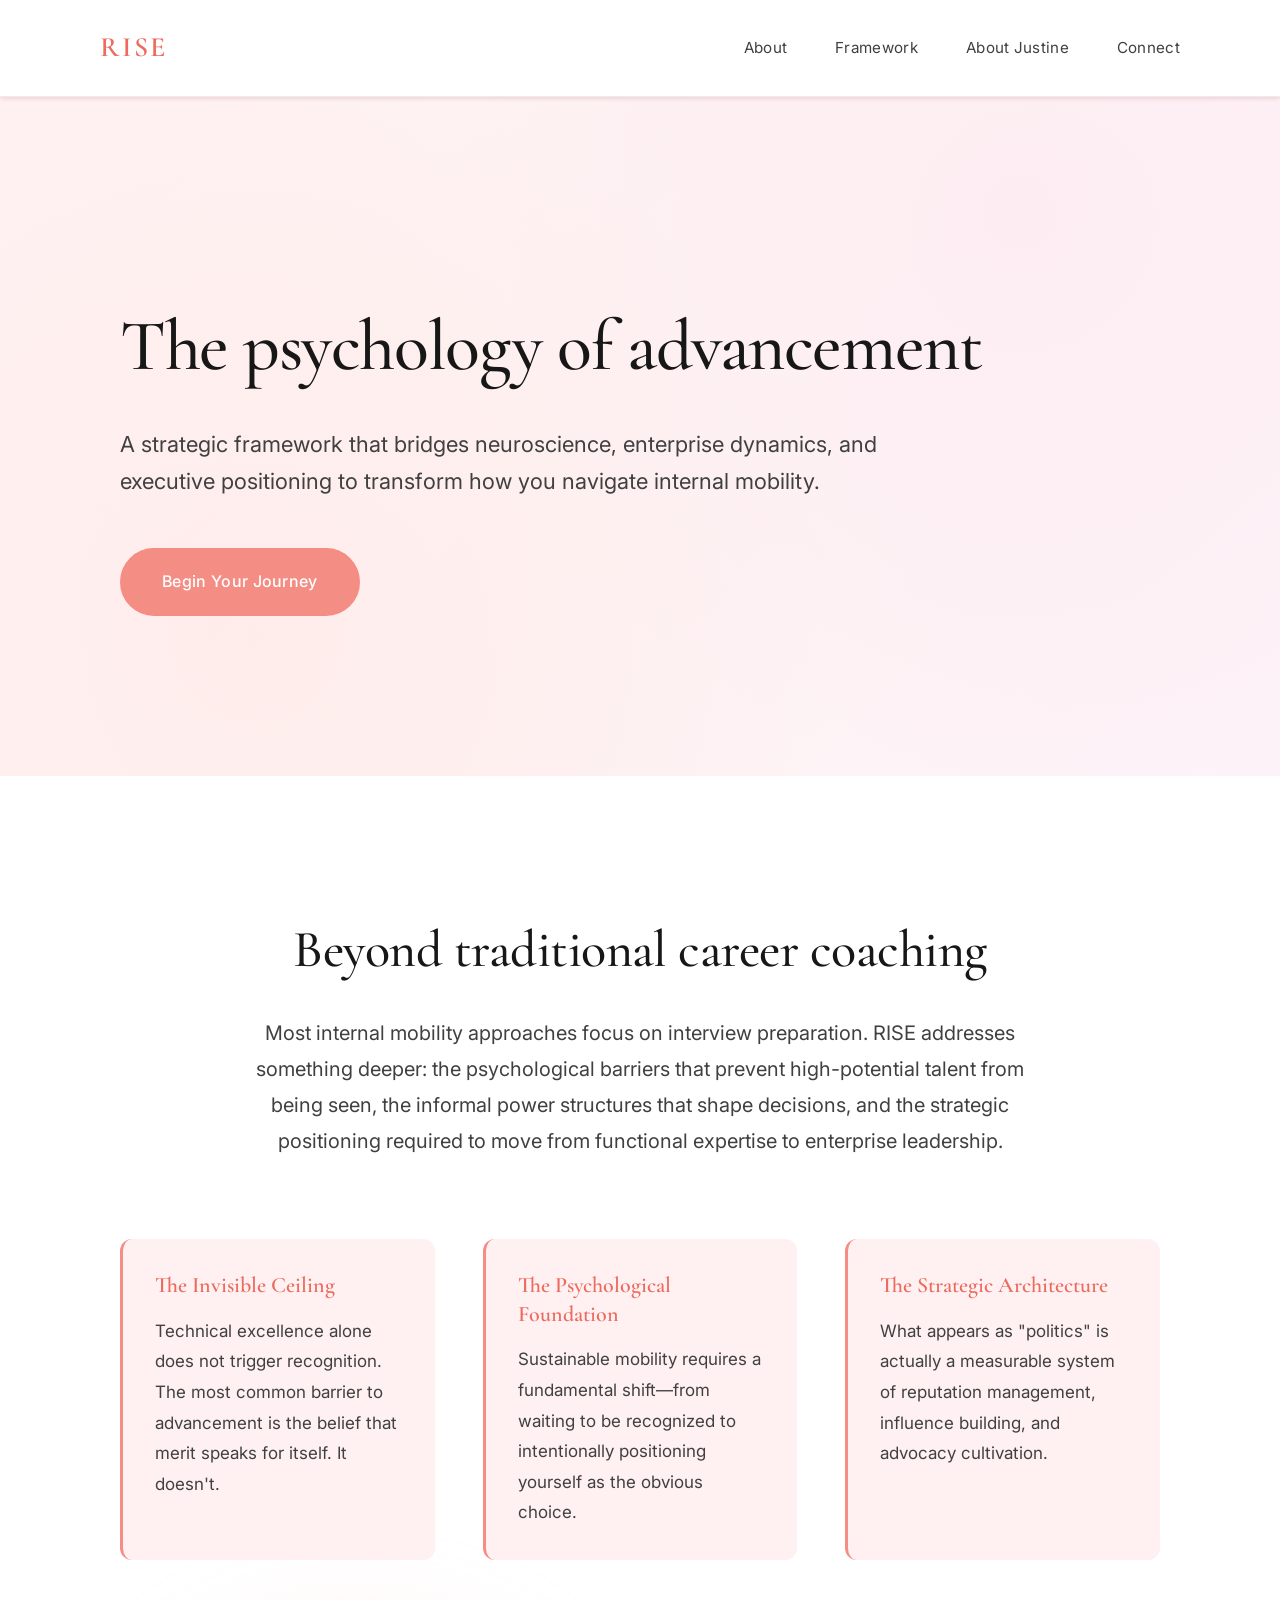
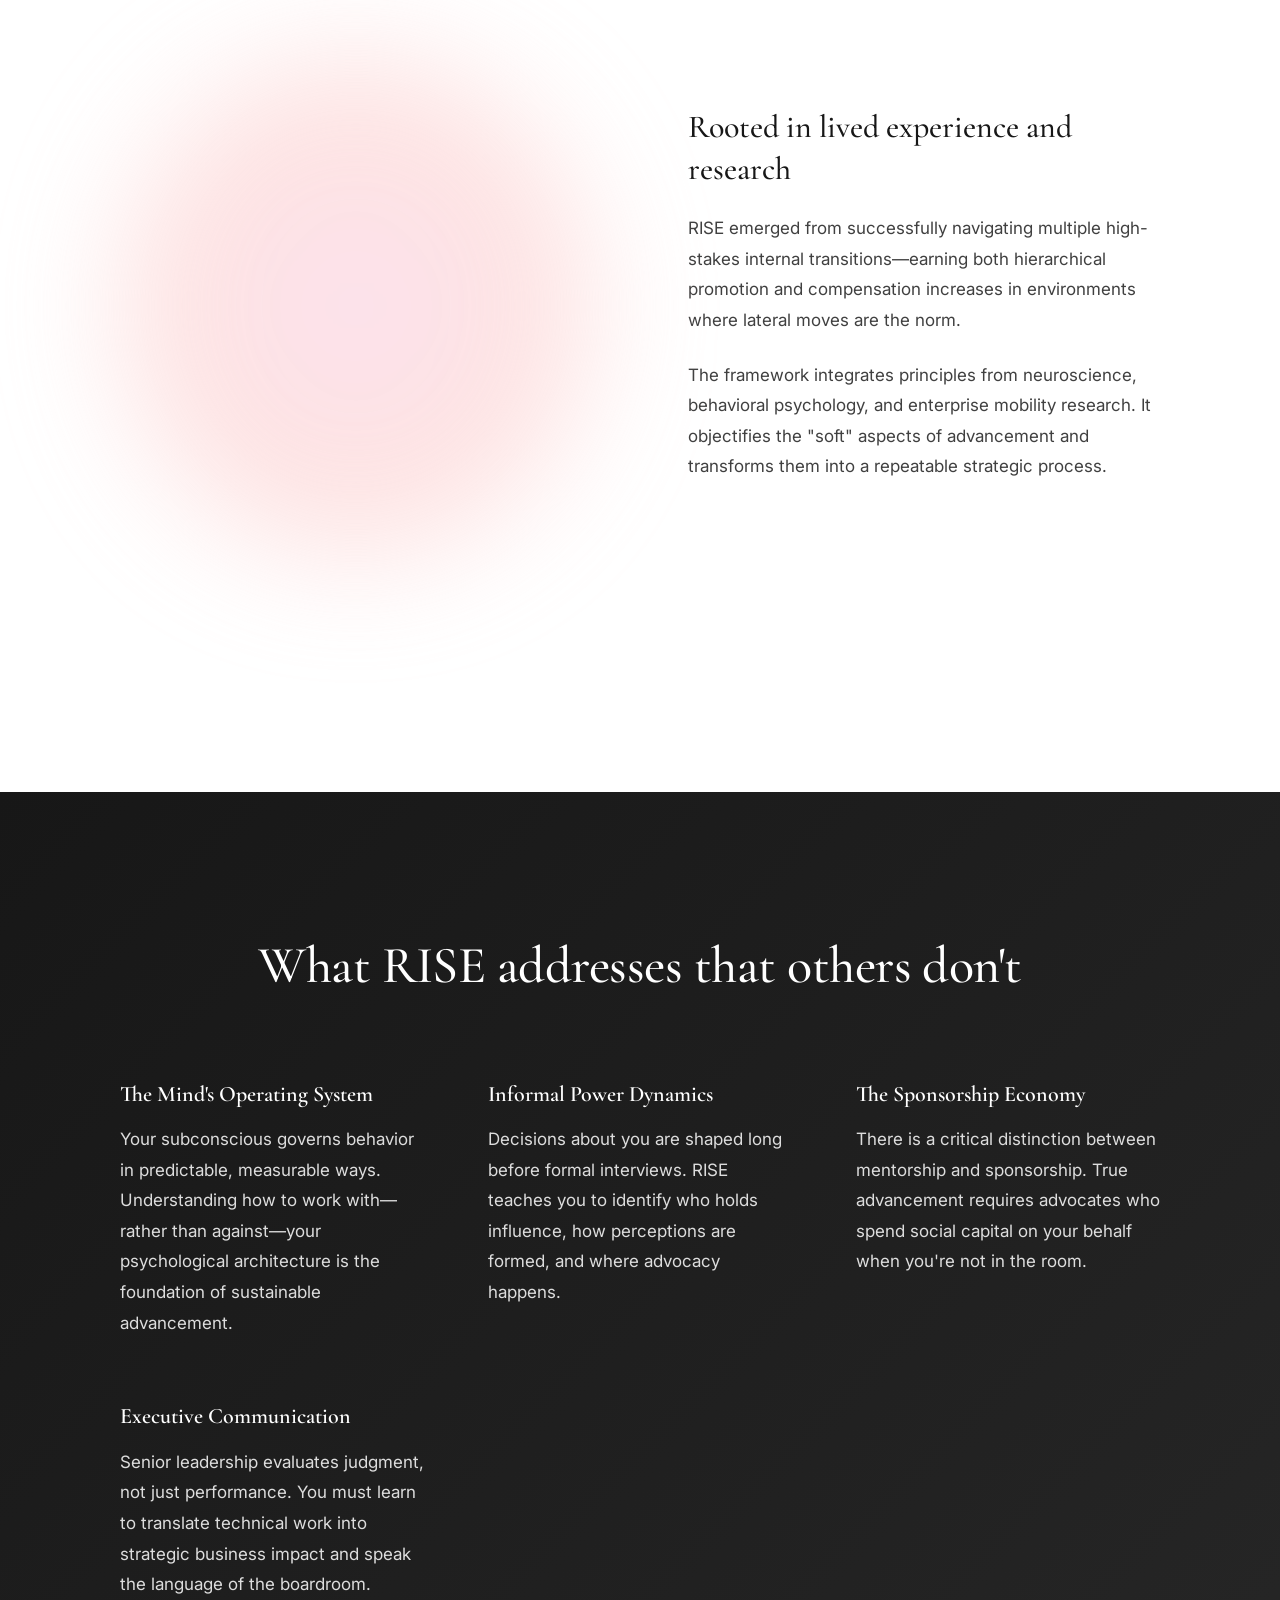
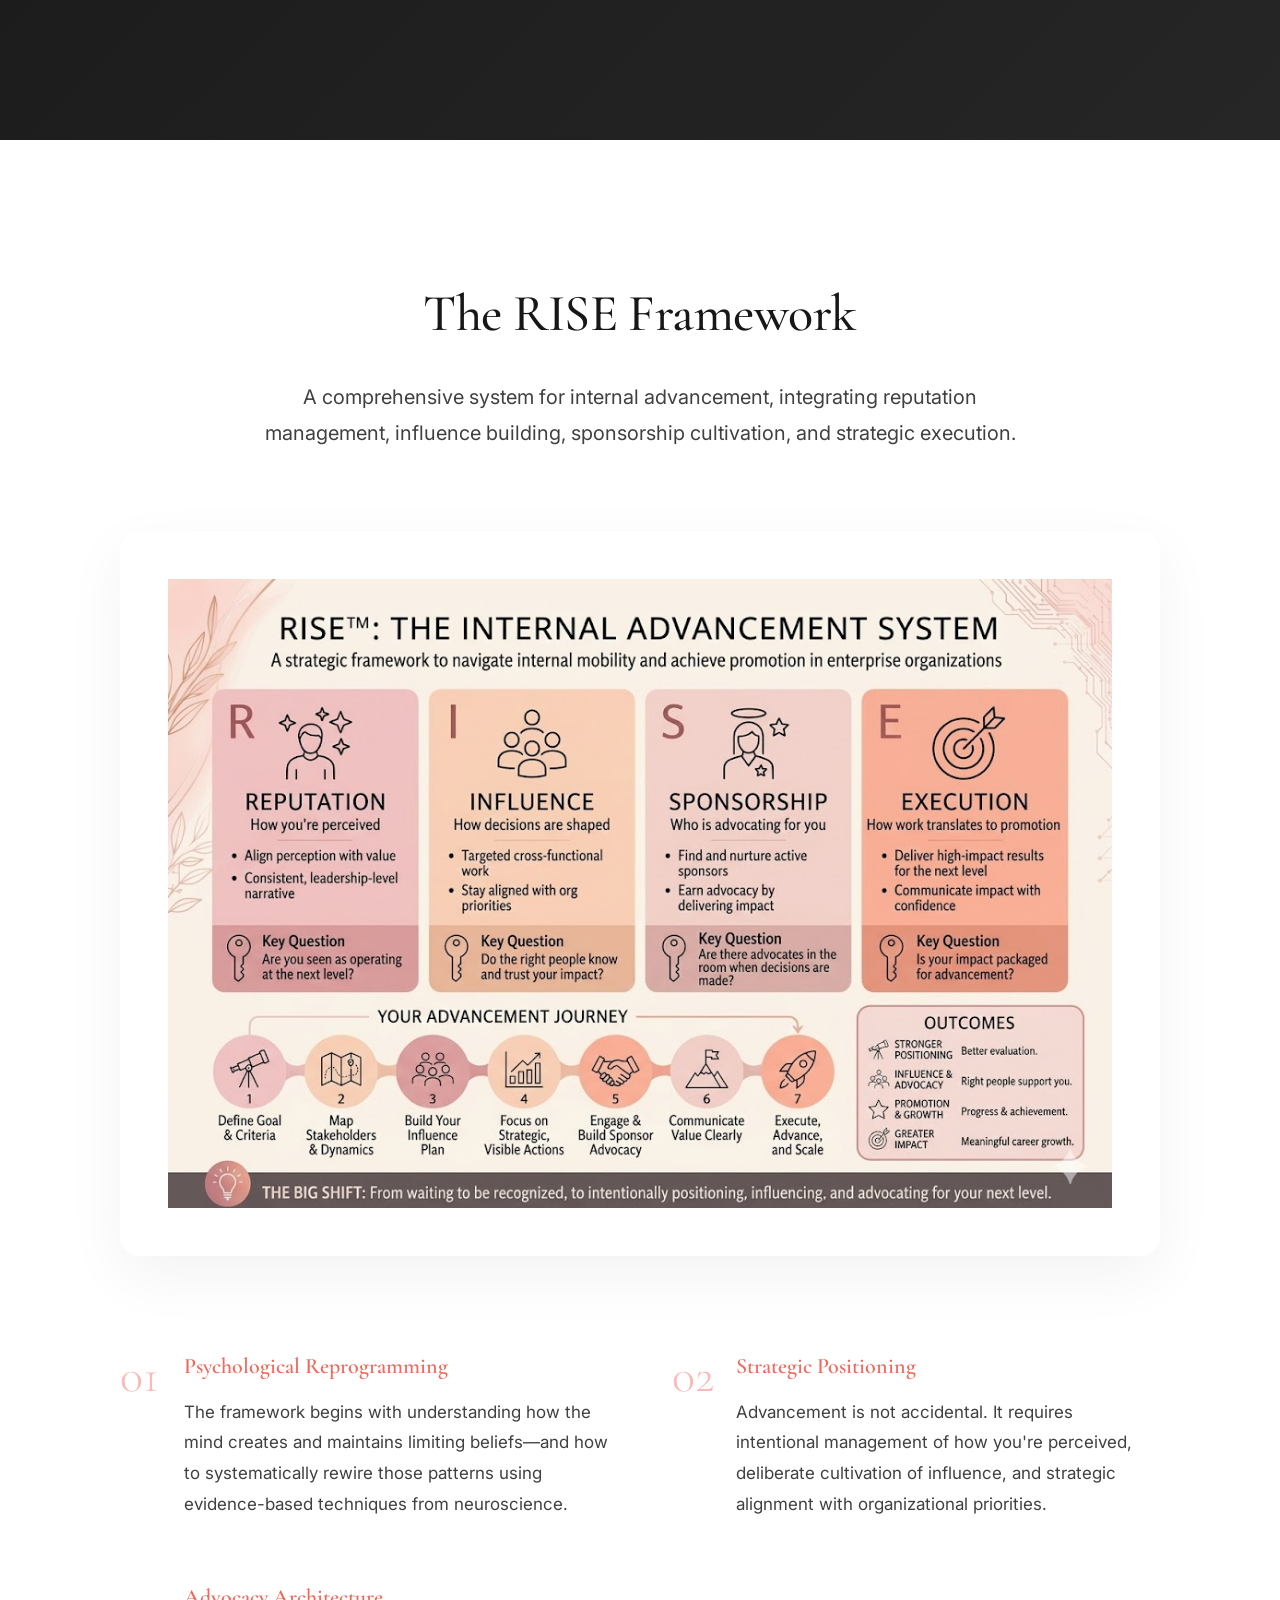
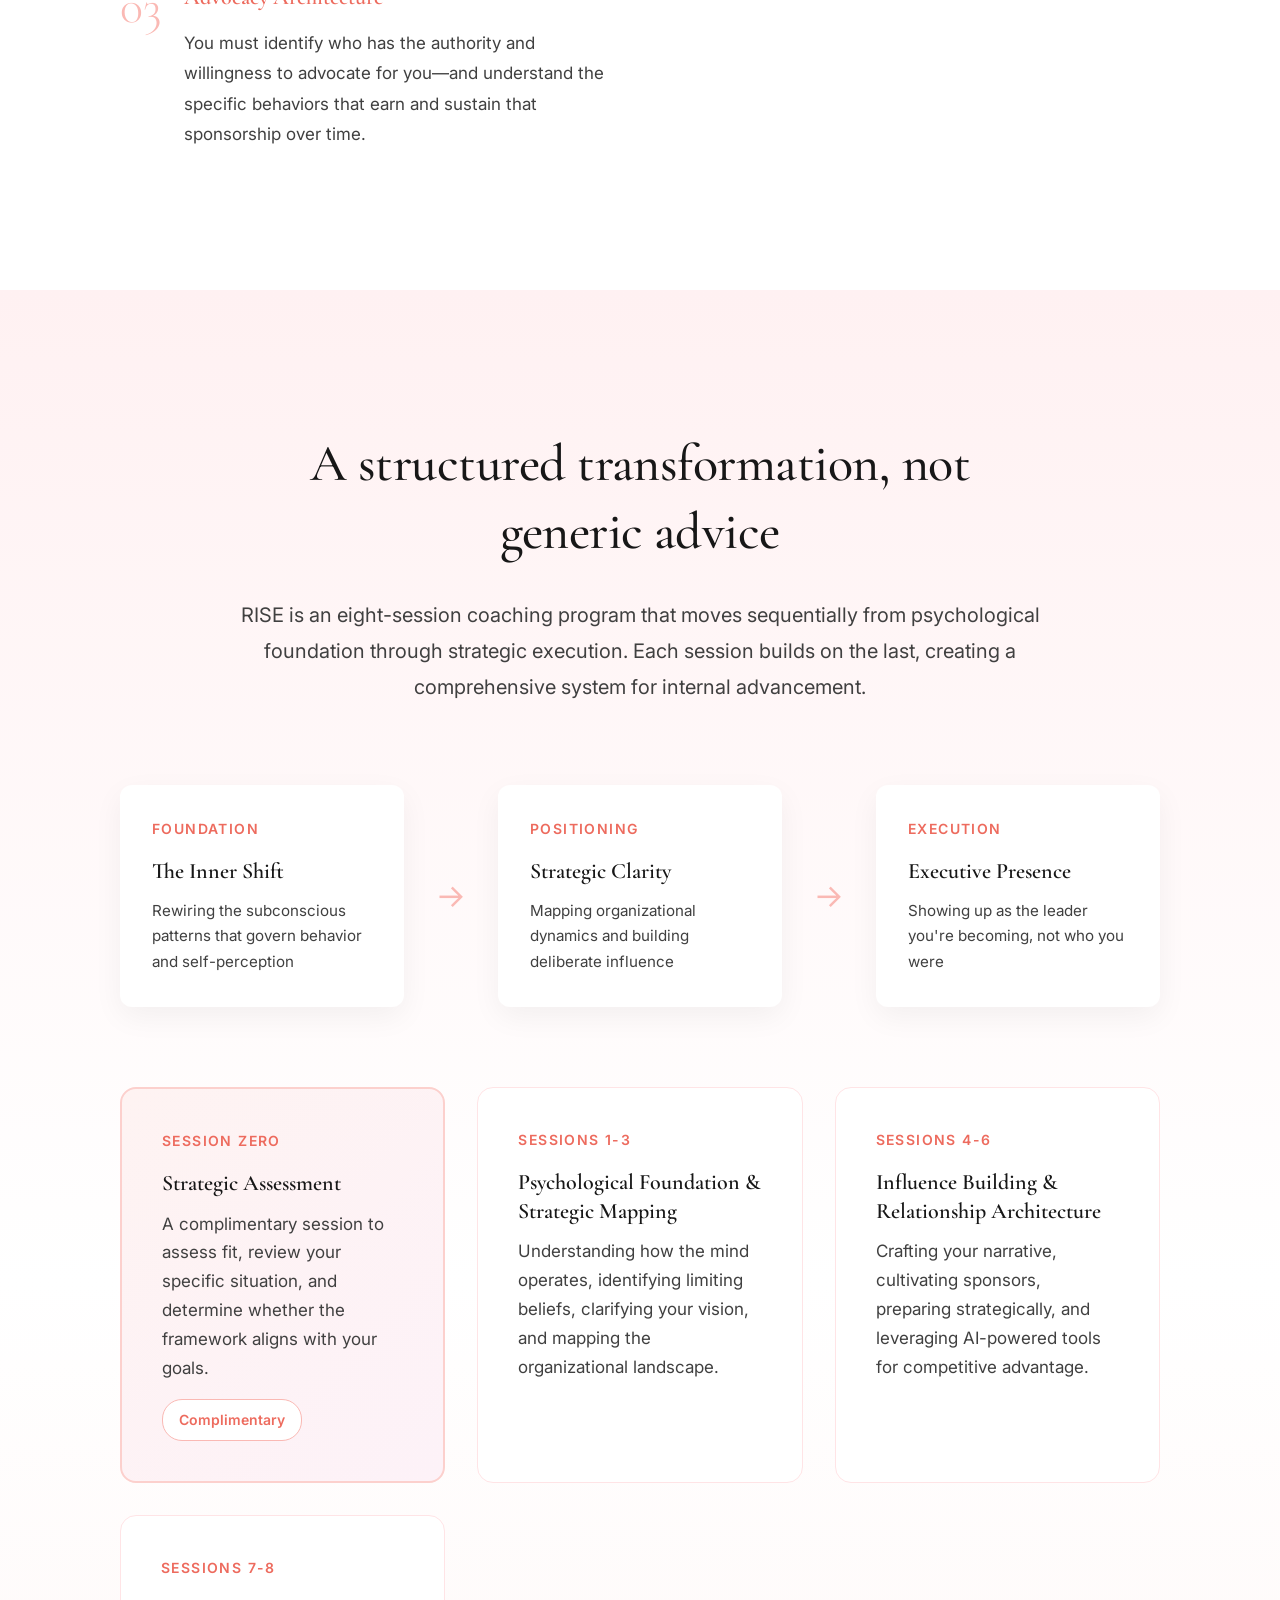
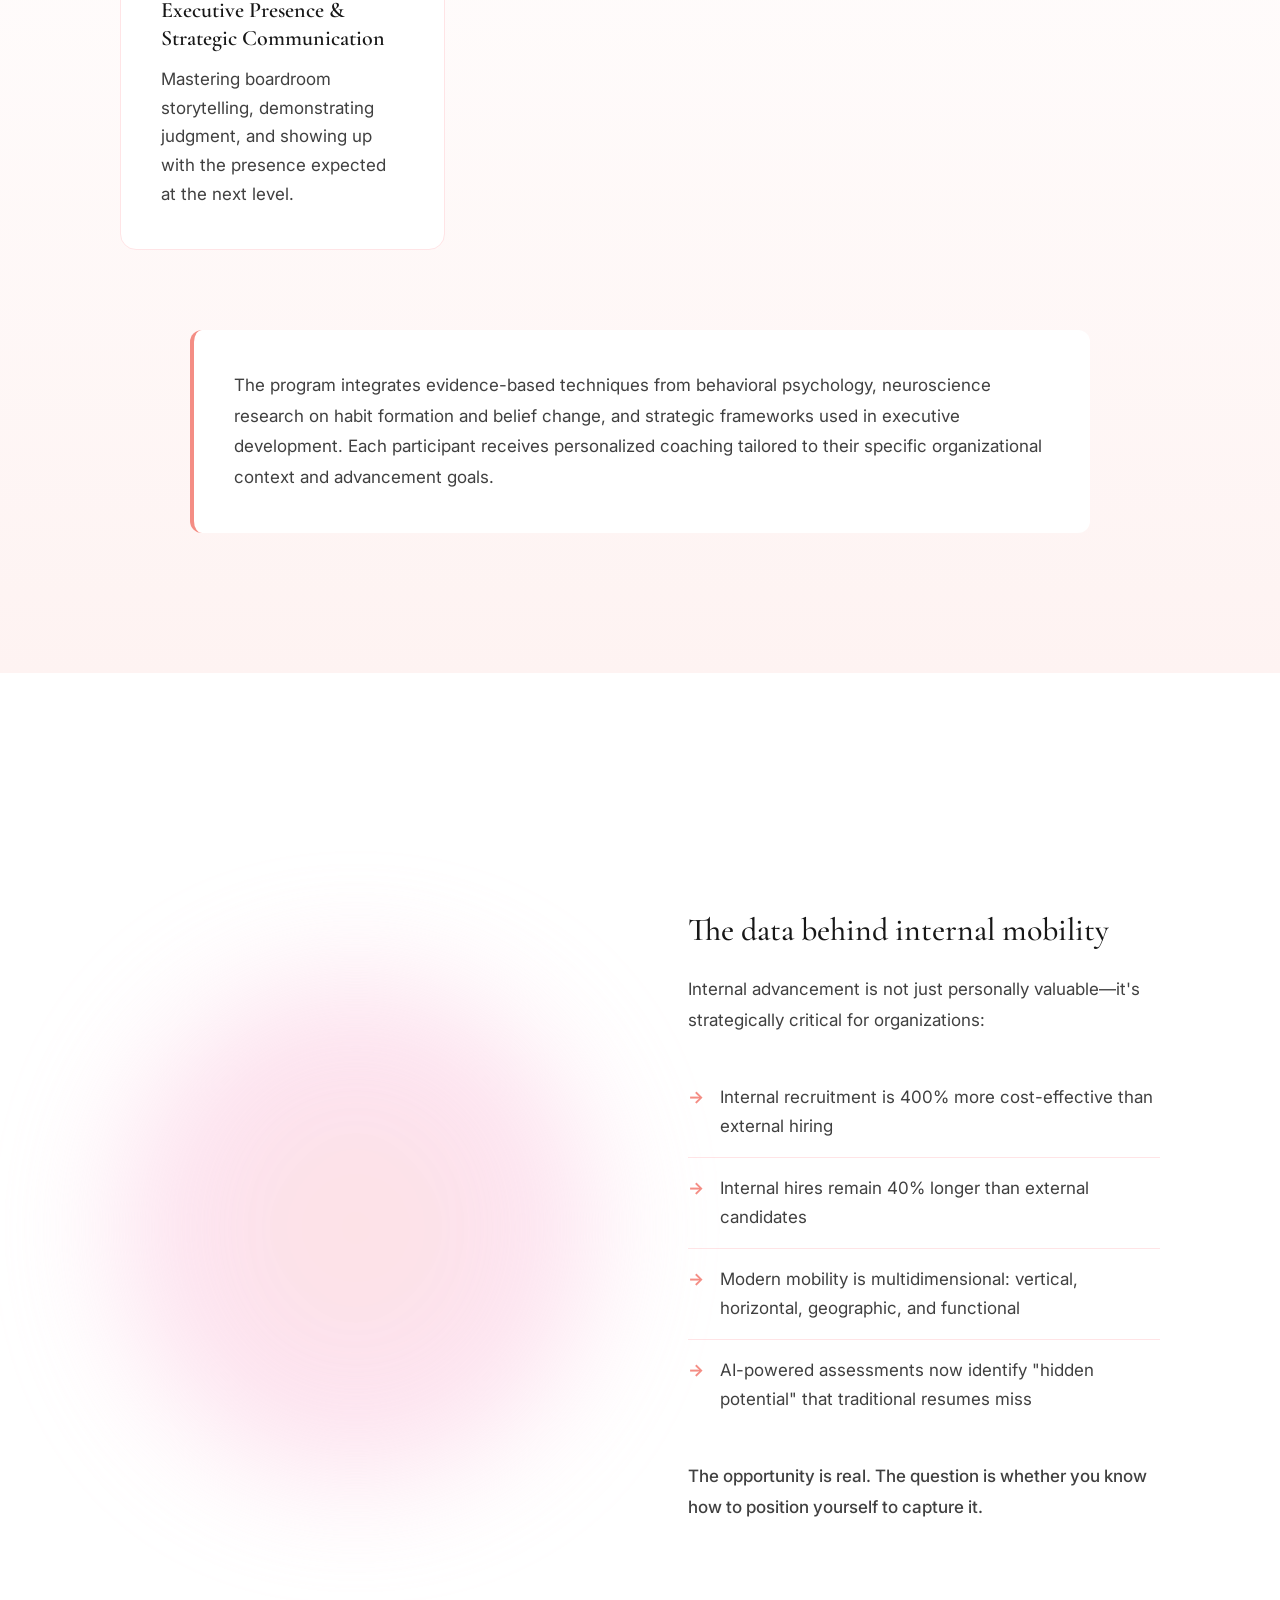
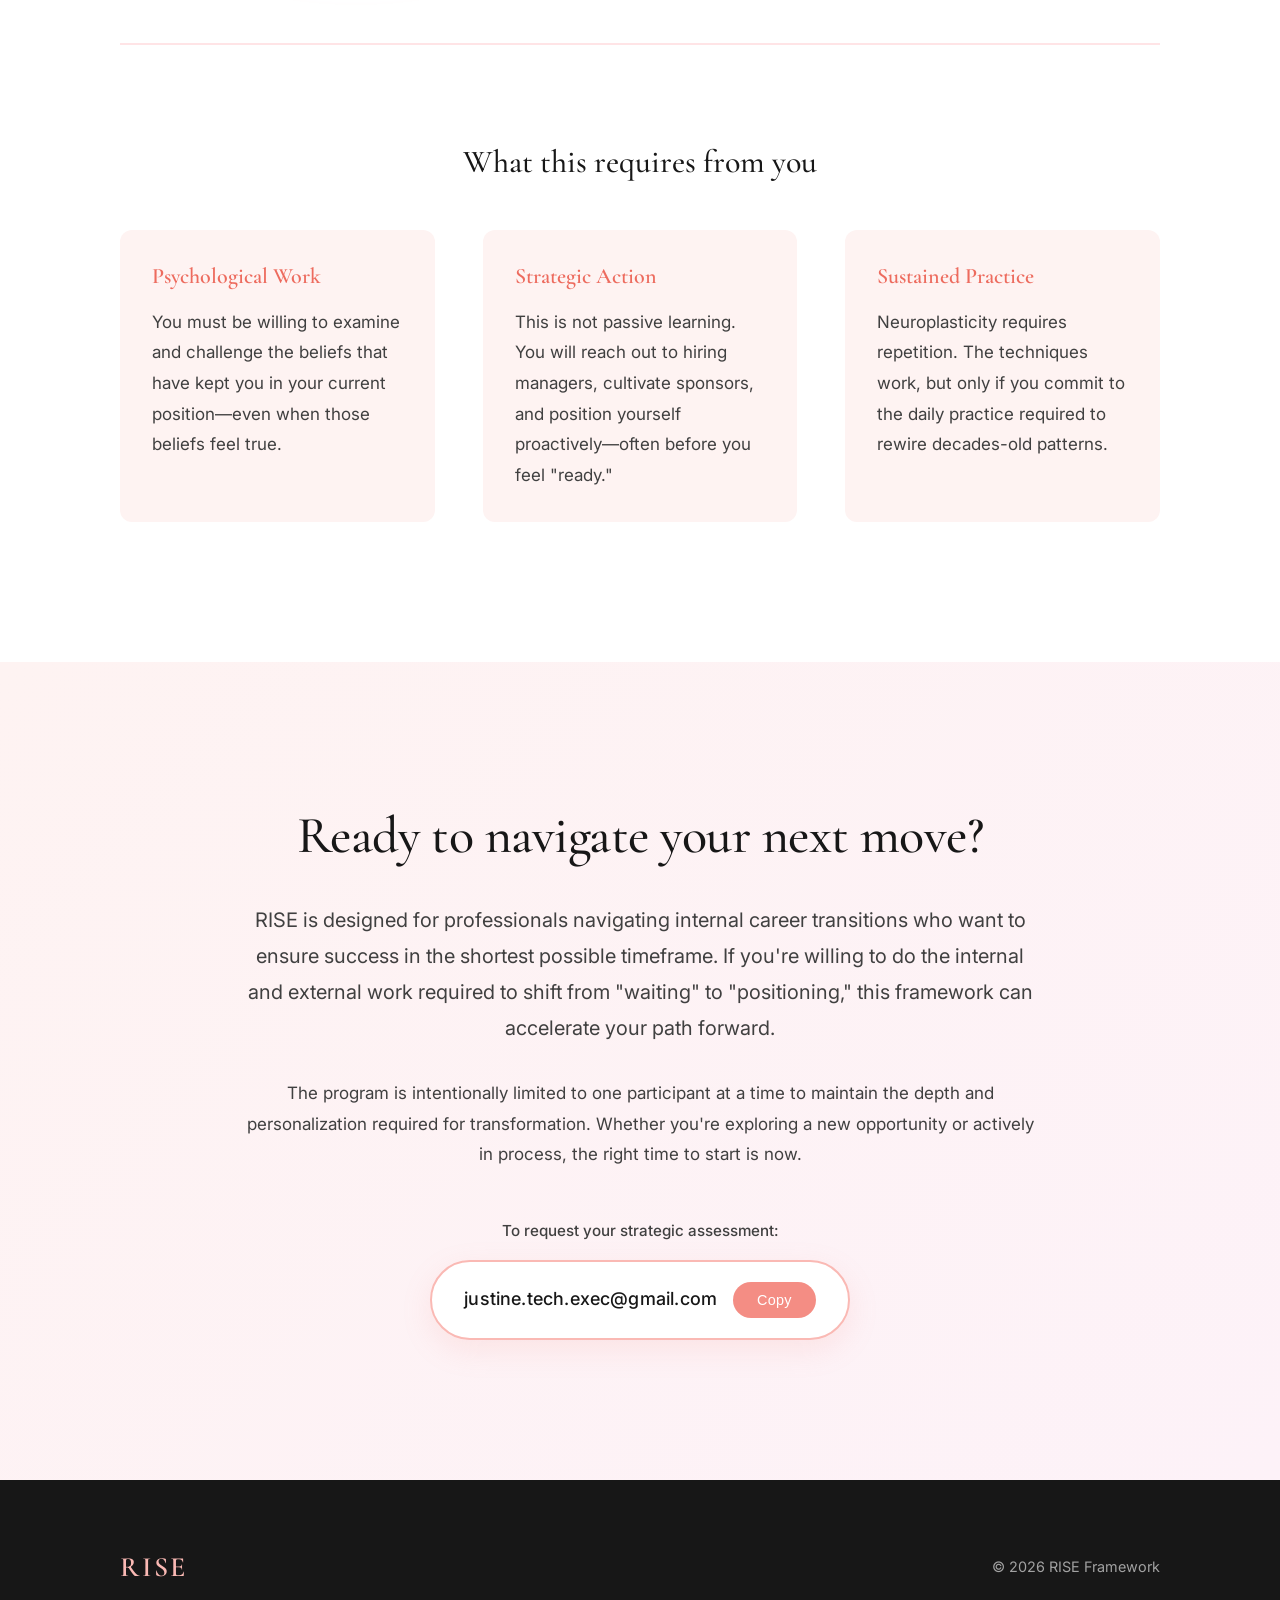
<file: index.html>
<!DOCTYPE html>
<html lang="en">
<head>
    <meta charset="UTF-8">
    <meta name="viewport" content="width=device-width, initial-scale=1.0">
    <title>RISE Framework - Strategic Internal Advancement</title>
    <link rel="stylesheet" href="styles.css">
    <link rel="preconnect" href="https://fonts.googleapis.com">
    <link rel="preconnect" href="https://fonts.gstatic.com" crossorigin>
    <link href="https://fonts.googleapis.com/css2?family=Cormorant+Garamond:wght@300;400;500;600;700&family=Inter:wght@300;400;500;600&display=swap" rel="stylesheet">
</head>
<body>
    <nav class="navbar">
        <div class="container">
            <div class="logo">RISE</div>
            <ul class="nav-links">
                <li><a href="#about">About</a></li>
                <li><a href="#framework">Framework</a></li>
                <li><a href="bio.html">About Justine</a></li>
                <li><a href="#contact">Connect</a></li>
            </ul>
        </div>
    </nav>

    <section class="hero">
        <div class="hero-gradient"></div>
        <div class="container">
            <div class="hero-content">
                <h1>The psychology of advancement</h1>
                <p class="hero-subtitle">A strategic framework that bridges neuroscience, enterprise dynamics, and executive positioning to transform how you navigate internal mobility.</p>
                <a href="#contact" class="btn-primary">Begin Your Journey</a>
            </div>
        </div>
    </section>

    <section id="about" class="section section-light">
        <div class="container">
            <div class="content-centered">
                <h2>Beyond traditional career coaching</h2>
                <p class="intro-text">Most internal mobility approaches focus on interview preparation. RISE addresses something deeper: the psychological barriers that prevent high-potential talent from being seen, the informal power structures that shape decisions, and the strategic positioning required to move from functional expertise to enterprise leadership.</p>
            </div>

            <div class="philosophy-grid">
                <div class="philosophy-item">
                    <h4>The Invisible Ceiling</h4>
                    <p>Technical excellence alone does not trigger recognition. The most common barrier to advancement is the belief that merit speaks for itself. It doesn't.</p>
                </div>
                <div class="philosophy-item">
                    <h4>The Psychological Foundation</h4>
                    <p>Sustainable mobility requires a fundamental shift—from waiting to be recognized to intentionally positioning yourself as the obvious choice.</p>
                </div>
                <div class="philosophy-item">
                    <h4>The Strategic Architecture</h4>
                    <p>What appears as "politics" is actually a measurable system of reputation management, influence building, and advocacy cultivation.</p>
                </div>
            </div>

            <div class="image-text-block">
                <div class="image-container">
                    <div class="abstract-shape shape-1"></div>
                </div>
                <div class="text-content">
                    <h3>Rooted in lived experience and research</h3>
                    <p>RISE emerged from successfully navigating multiple high-stakes internal transitions—earning both hierarchical promotion and compensation increases in environments where lateral moves are the norm.</p>
                    <p>The framework integrates principles from neuroscience, behavioral psychology, and enterprise mobility research. It objectifies the "soft" aspects of advancement and transforms them into a repeatable strategic process.</p>
                </div>
            </div>
        </div>
    </section>

    <section class="section section-dark">
        <div class="container">
            <div class="content-centered">
                <h2>What RISE addresses that others don't</h2>
            </div>

            <div class="feature-grid">
                <div class="feature">
                    <h4>The Mind's Operating System</h4>
                    <p>Your subconscious governs behavior in predictable, measurable ways. Understanding how to work with—rather than against—your psychological architecture is the foundation of sustainable advancement.</p>
                </div>
                <div class="feature">
                    <h4>Informal Power Dynamics</h4>
                    <p>Decisions about you are shaped long before formal interviews. RISE teaches you to identify who holds influence, how perceptions are formed, and where advocacy happens.</p>
                </div>
                <div class="feature">
                    <h4>The Sponsorship Economy</h4>
                    <p>There is a critical distinction between mentorship and sponsorship. True advancement requires advocates who spend social capital on your behalf when you're not in the room.</p>
                </div>
                <div class="feature">
                    <h4>Executive Communication</h4>
                    <p>Senior leadership evaluates judgment, not just performance. You must learn to translate technical work into strategic business impact and speak the language of the boardroom.</p>
                </div>
            </div>
        </div>
    </section>

    <section id="framework" class="section section-light">
        <div class="container">
            <div class="content-centered">
                <h2>The RISE Framework</h2>
                <p class="intro-text">A comprehensive system for internal advancement, integrating reputation management, influence building, sponsorship cultivation, and strategic execution.</p>
            </div>

            <div class="framework-image">
                <img src="rise-infographic.png" alt="RISE Framework - The Internal Advancement System" />
            </div>

            <div class="framework-depth">
                <div class="depth-item">
                    <div class="depth-number">01</div>
                    <h4>Psychological Reprogramming</h4>
                    <p>The framework begins with understanding how the mind creates and maintains limiting beliefs—and how to systematically rewire those patterns using evidence-based techniques from neuroscience.</p>
                </div>
                <div class="depth-item">
                    <div class="depth-number">02</div>
                    <h4>Strategic Positioning</h4>
                    <p>Advancement is not accidental. It requires intentional management of how you're perceived, deliberate cultivation of influence, and strategic alignment with organizational priorities.</p>
                </div>
                <div class="depth-item">
                    <div class="depth-number">03</div>
                    <h4>Advocacy Architecture</h4>
                    <p>You must identify who has the authority and willingness to advocate for you—and understand the specific behaviors that earn and sustain that sponsorship over time.</p>
                </div>
            </div>
        </div>
    </section>

    <section id="approach" class="section section-gradient">
        <div class="container">
            <div class="content-centered">
                <h2>A structured transformation, not generic advice</h2>
                <p class="intro-text">RISE is an eight-session coaching program that moves sequentially from psychological foundation through strategic execution. Each session builds on the last, creating a comprehensive system for internal advancement.</p>
            </div>

            <div class="journey-visual">
                <div class="journey-stage">
                    <span class="stage-label">Foundation</span>
                    <h4>The Inner Shift</h4>
                    <p>Rewiring the subconscious patterns that govern behavior and self-perception</p>
                </div>
                <div class="journey-arrow">→</div>
                <div class="journey-stage">
                    <span class="stage-label">Positioning</span>
                    <h4>Strategic Clarity</h4>
                    <p>Mapping organizational dynamics and building deliberate influence</p>
                </div>
                <div class="journey-arrow">→</div>
                <div class="journey-stage">
                    <span class="stage-label">Execution</span>
                    <h4>Executive Presence</h4>
                    <p>Showing up as the leader you're becoming, not who you were</p>
                </div>
            </div>

            <div class="sessions-elegant">
                <div class="session-item featured-session">
                    <span class="session-label">Session Zero</span>
                    <h4>Strategic Assessment</h4>
                    <p>A complimentary session to assess fit, review your specific situation, and determine whether the framework aligns with your goals.</p>
                    <span class="session-tag">Complimentary</span>
                </div>

                <div class="session-item">
                    <span class="session-label">Sessions 1-3</span>
                    <h4>Psychological Foundation & Strategic Mapping</h4>
                    <p>Understanding how the mind operates, identifying limiting beliefs, clarifying your vision, and mapping the organizational landscape.</p>
                </div>

                <div class="session-item">
                    <span class="session-label">Sessions 4-6</span>
                    <h4>Influence Building & Relationship Architecture</h4>
                    <p>Crafting your narrative, cultivating sponsors, preparing strategically, and leveraging AI-powered tools for competitive advantage.</p>
                </div>

                <div class="session-item">
                    <span class="session-label">Sessions 7-8</span>
                    <h4>Executive Presence & Strategic Communication</h4>
                    <p>Mastering boardroom storytelling, demonstrating judgment, and showing up with the presence expected at the next level.</p>
                </div>
            </div>

            <div class="methodology-note">
                <p>The program integrates evidence-based techniques from behavioral psychology, neuroscience research on habit formation and belief change, and strategic frameworks used in executive development. Each participant receives personalized coaching tailored to their specific organizational context and advancement goals.</p>
            </div>
        </div>
    </section>

    <section class="section section-light">
        <div class="container">
            <div class="image-text-block reverse">
                <div class="text-content">
                    <h3>The data behind internal mobility</h3>
                    <p>Internal advancement is not just personally valuable—it's strategically critical for organizations:</p>
                    <ul class="data-list">
                        <li>Internal recruitment is 400% more cost-effective than external hiring</li>
                        <li>Internal hires remain 40% longer than external candidates</li>
                        <li>Modern mobility is multidimensional: vertical, horizontal, geographic, and functional</li>
                        <li>AI-powered assessments now identify "hidden potential" that traditional resumes miss</li>
                    </ul>
                    <p class="emphasis-text">The opportunity is real. The question is whether you know how to position yourself to capture it.</p>
                </div>
                <div class="image-container">
                    <div class="abstract-shape shape-2"></div>
                </div>
            </div>

            <div class="commitment-section">
                <h3>What this requires from you</h3>
                <div class="commitment-grid">
                    <div class="commitment-item">
                        <h4>Psychological Work</h4>
                        <p>You must be willing to examine and challenge the beliefs that have kept you in your current position—even when those beliefs feel true.</p>
                    </div>
                    <div class="commitment-item">
                        <h4>Strategic Action</h4>
                        <p>This is not passive learning. You will reach out to hiring managers, cultivate sponsors, and position yourself proactively—often before you feel "ready."</p>
                    </div>
                    <div class="commitment-item">
                        <h4>Sustained Practice</h4>
                        <p>Neuroplasticity requires repetition. The techniques work, but only if you commit to the daily practice required to rewire decades-old patterns.</p>
                    </div>
                </div>
            </div>
        </div>
    </section>

    <section id="contact" class="section section-final">
        <div class="container">
            <div class="cta-elegant">
                <h2>Ready to navigate your next move?</h2>
                <p class="cta-text">RISE is designed for professionals navigating internal career transitions who want to ensure success in the shortest possible timeframe. If you're willing to do the internal and external work required to shift from "waiting" to "positioning," this framework can accelerate your path forward.</p>
                <p class="cta-subtext">The program is intentionally limited to one participant at a time to maintain the depth and personalization required for transformation. Whether you're exploring a new opportunity or actively in process, the right time to start is now.</p>
                <div class="contact-info">
                    <p class="contact-label">To request your strategic assessment:</p>
                    <div class="email-display">
                        <span class="email-text">justine.tech.exec@gmail.com</span>
                        <button class="copy-btn" onclick="copyEmail()">Copy</button>
                    </div>
                </div>
            </div>
        </div>
    </section>

    <footer>
        <div class="container">
            <div class="footer-content">
                <div class="logo">RISE</div>
                <p>&copy; 2026 RISE Framework</p>
            </div>
        </div>
    </footer>

    <script src="script.js"></script>
</body>
</html>
</file>
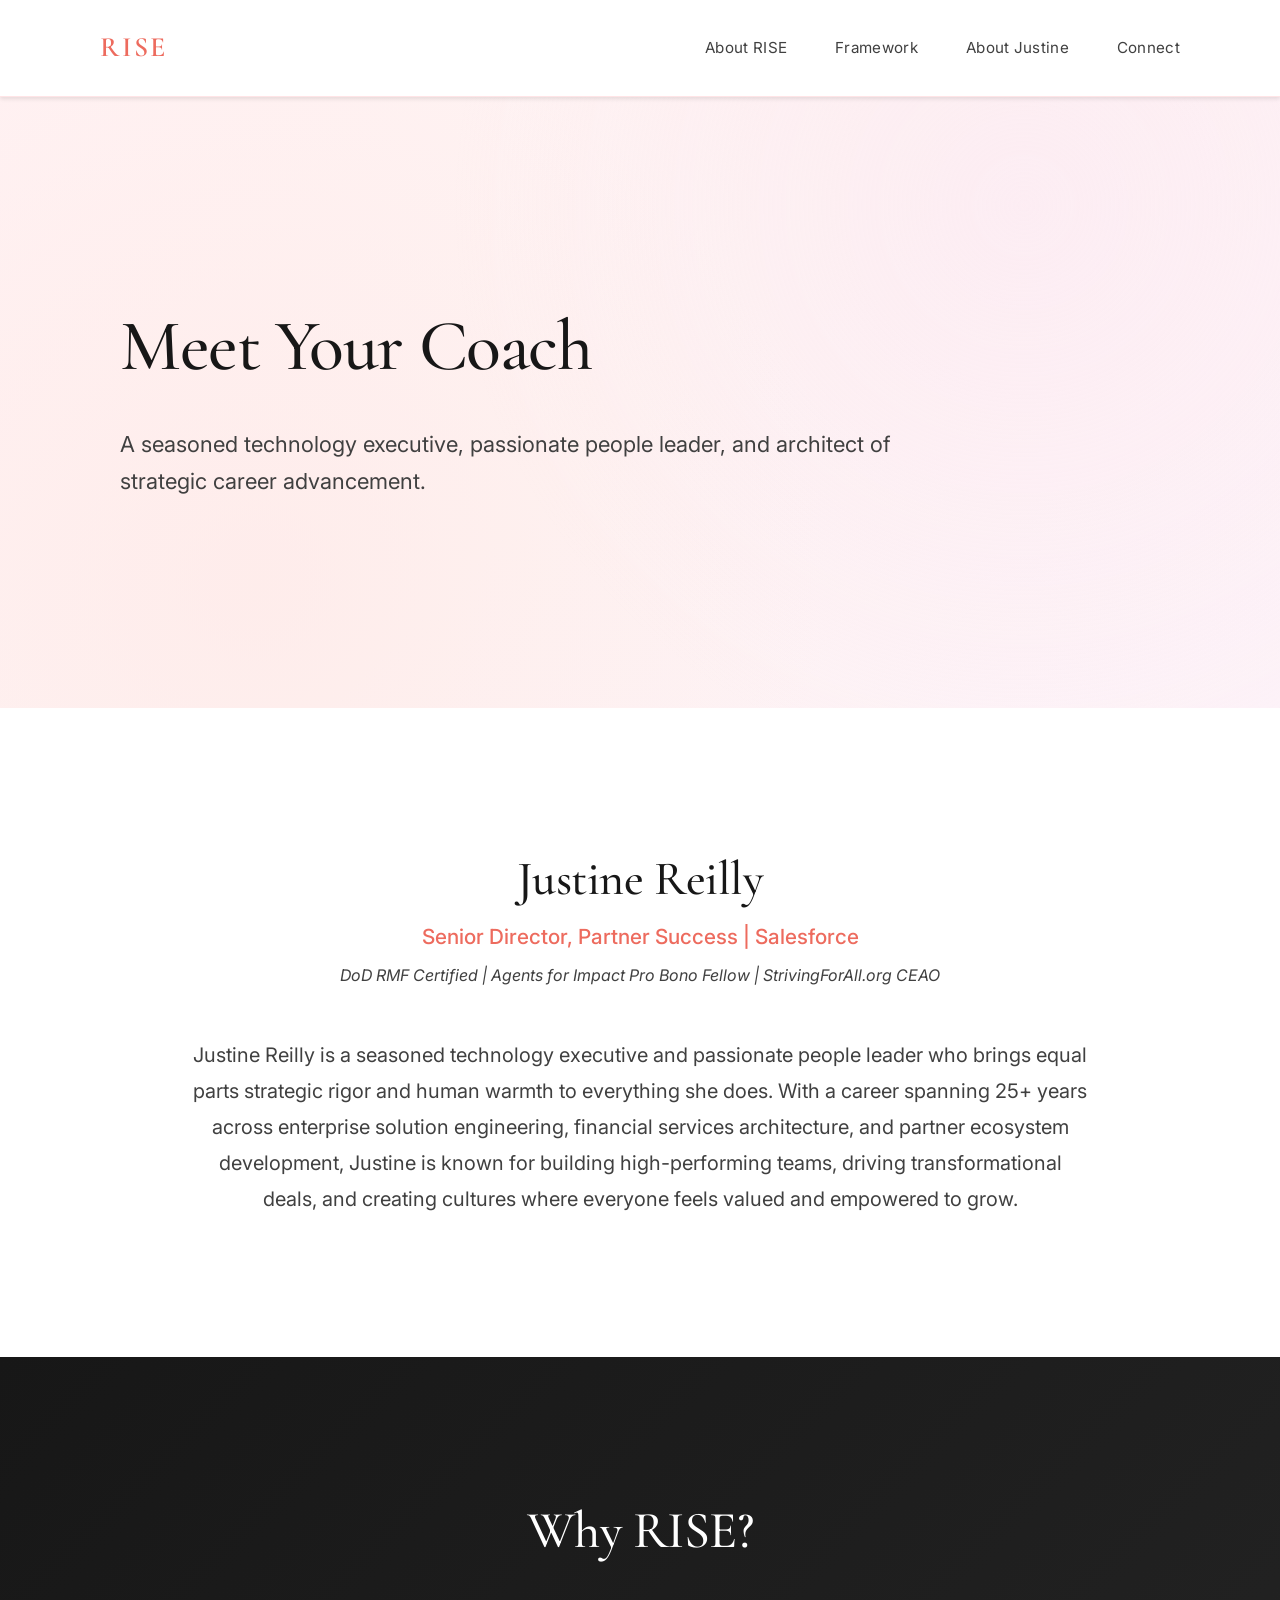
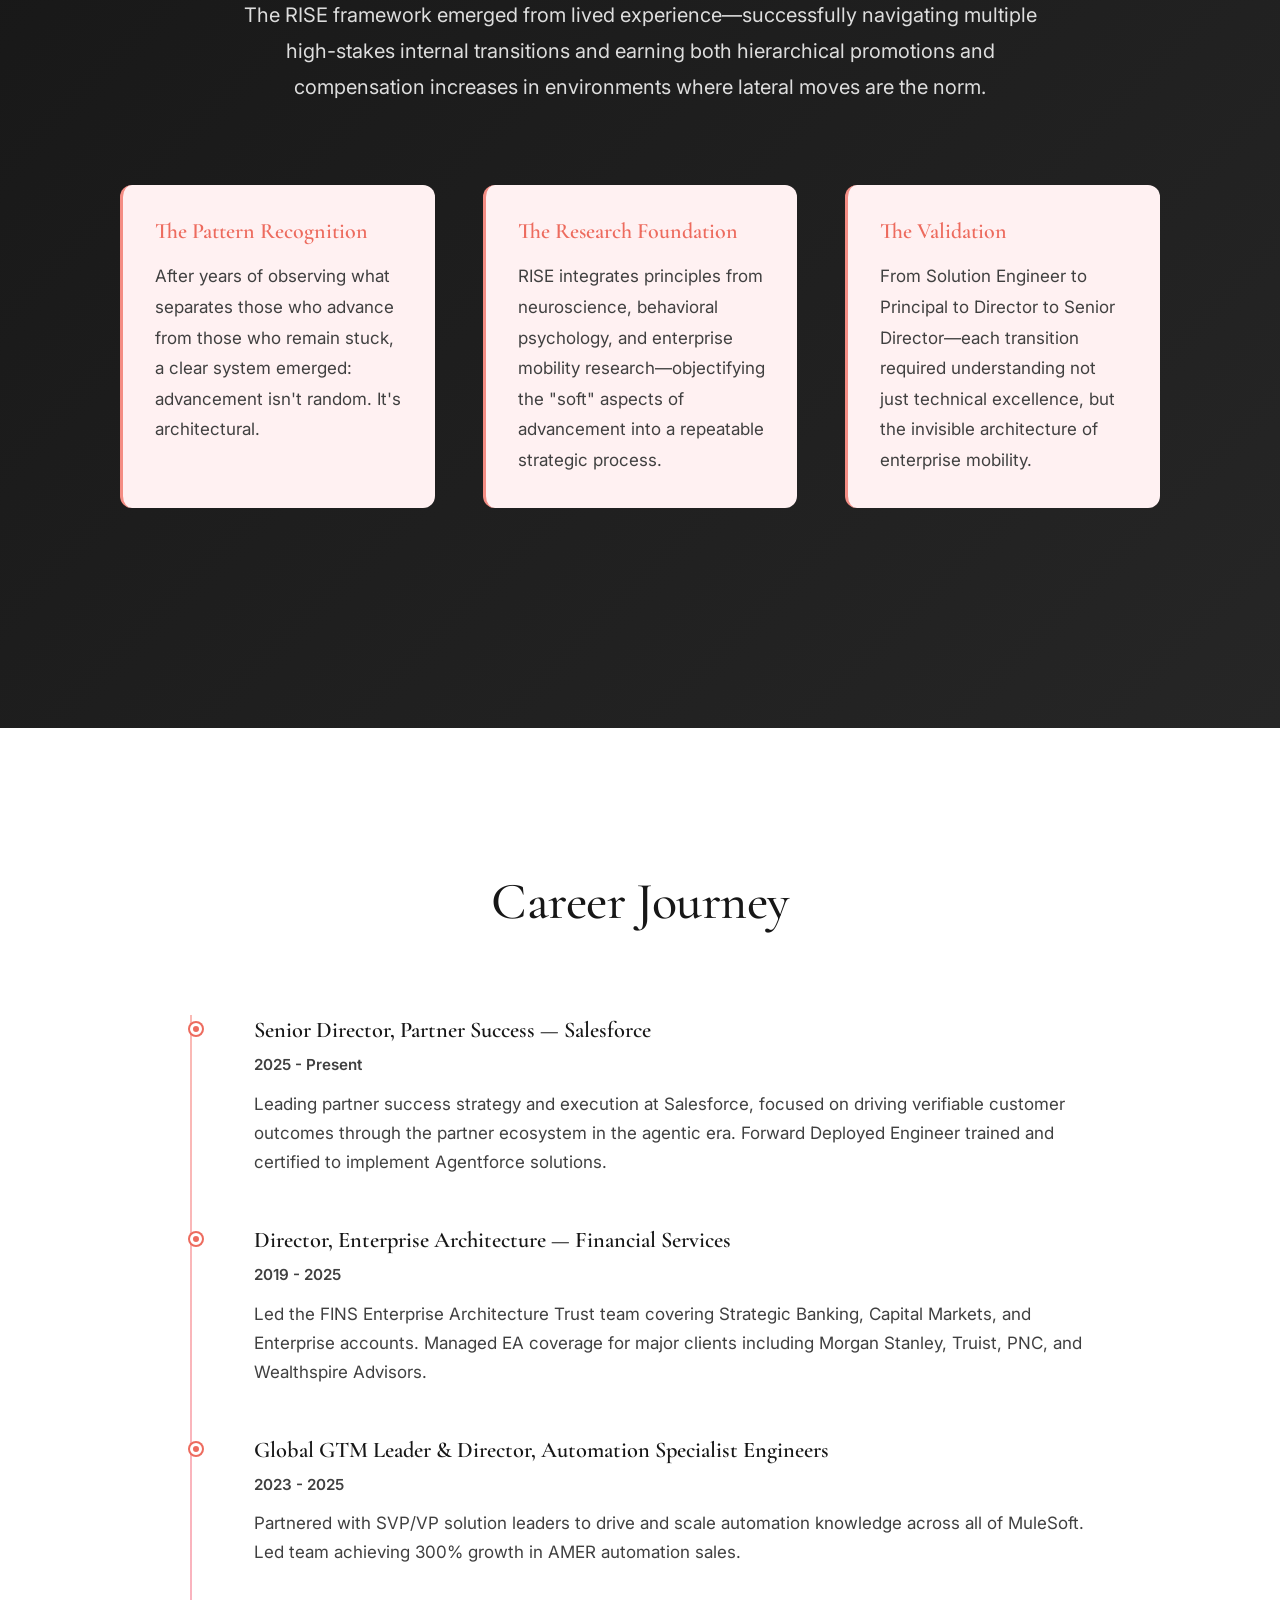
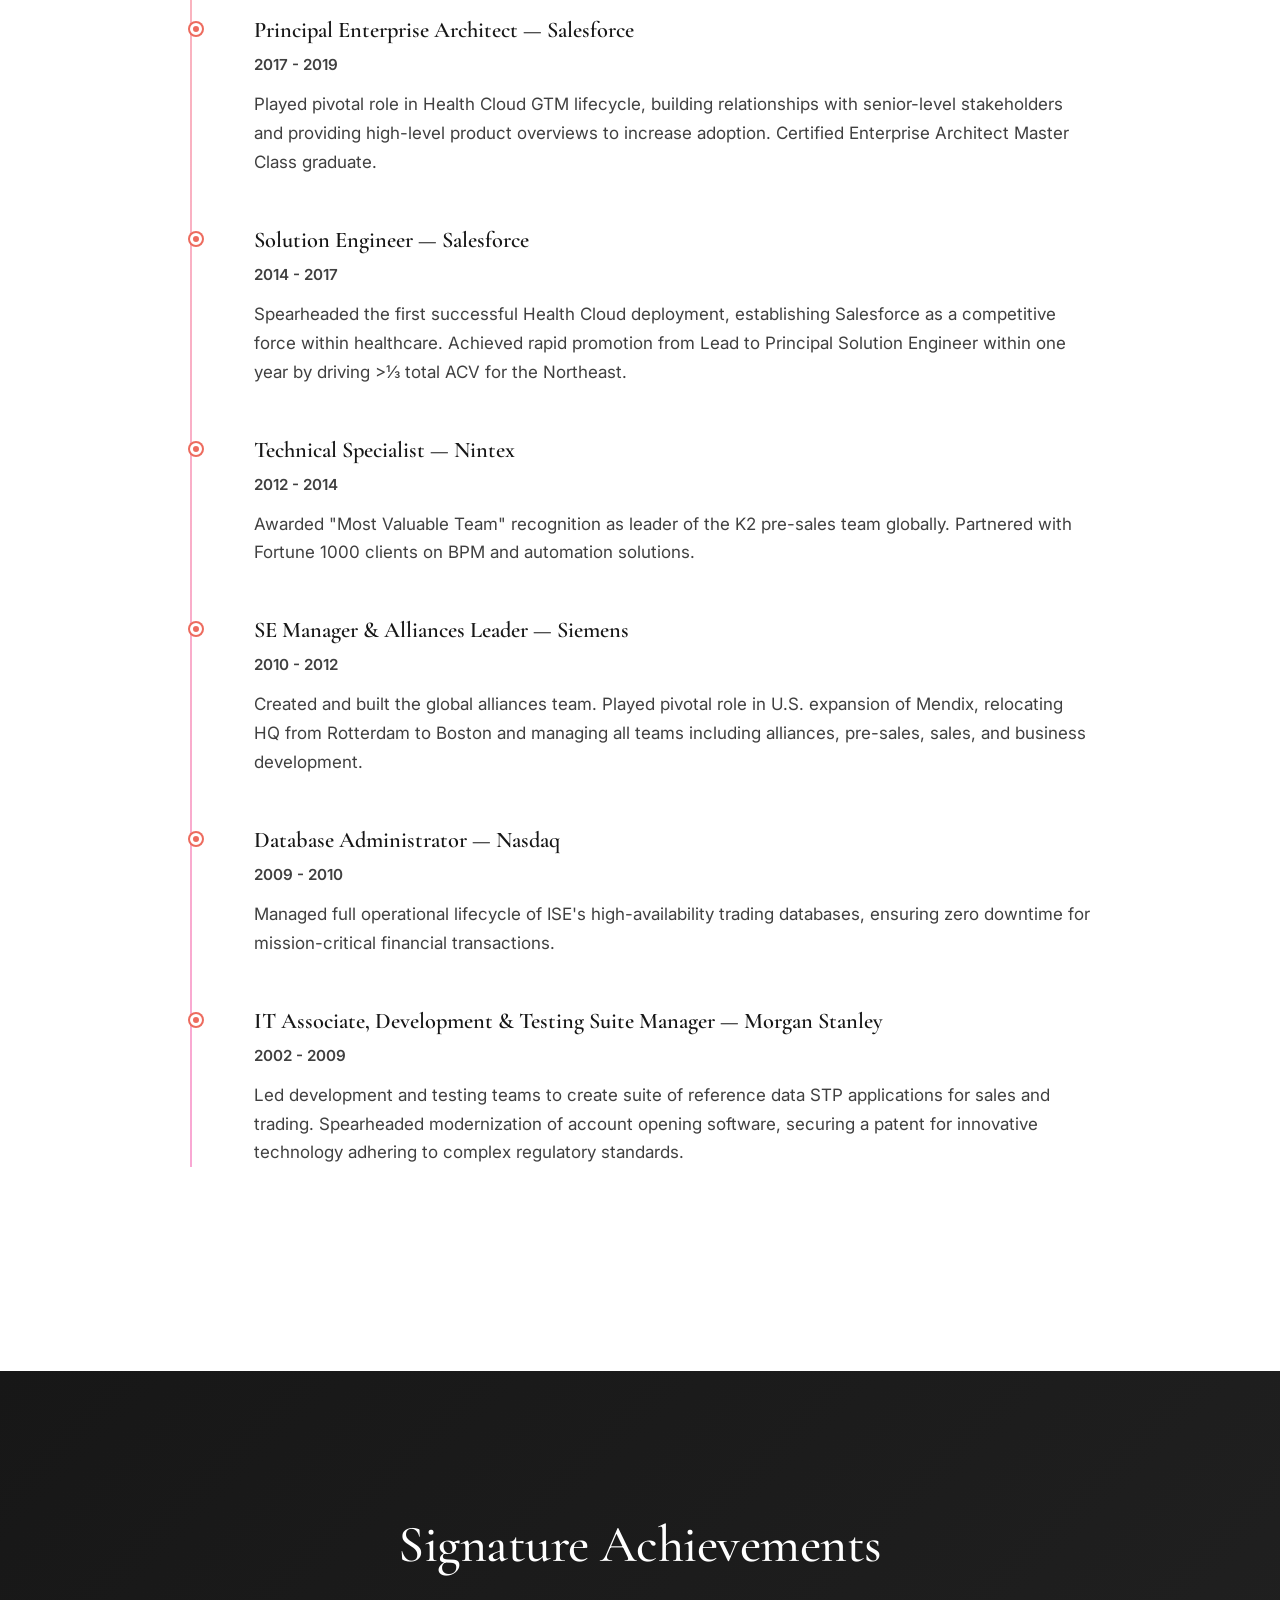
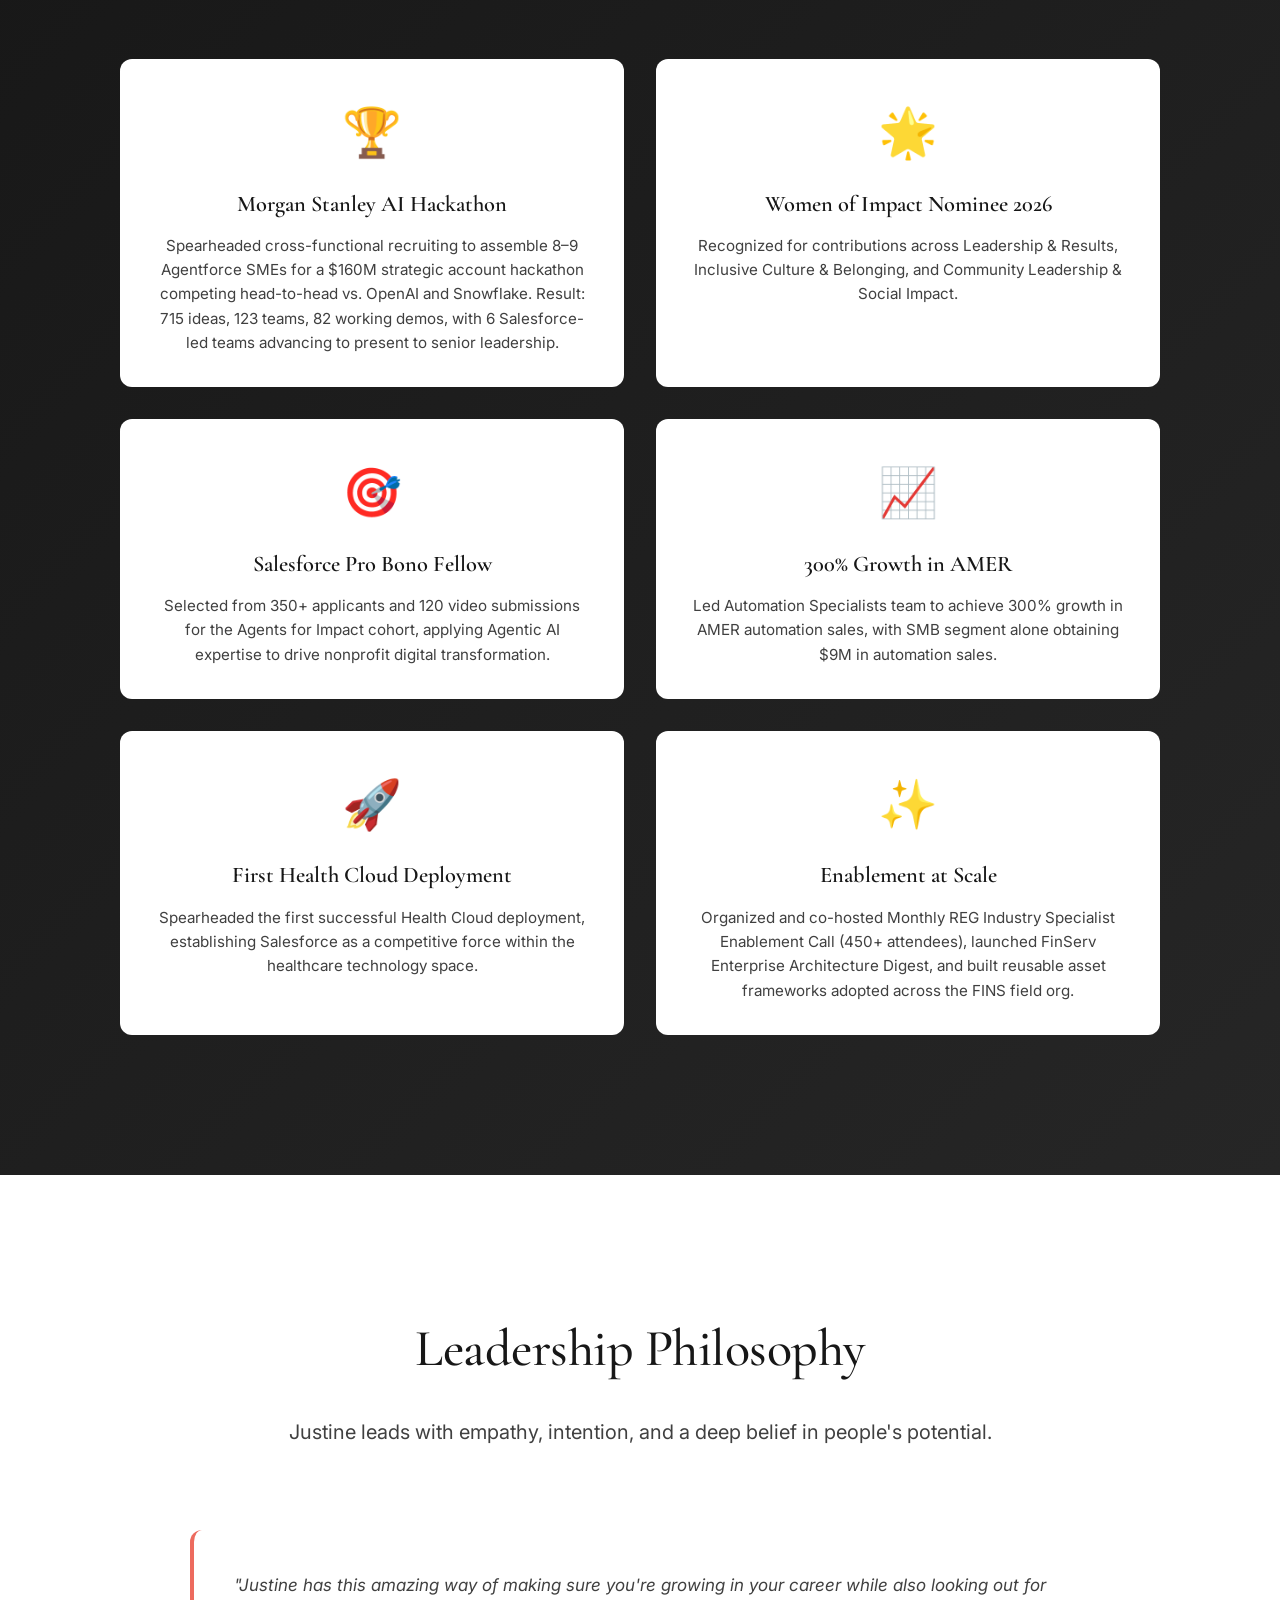
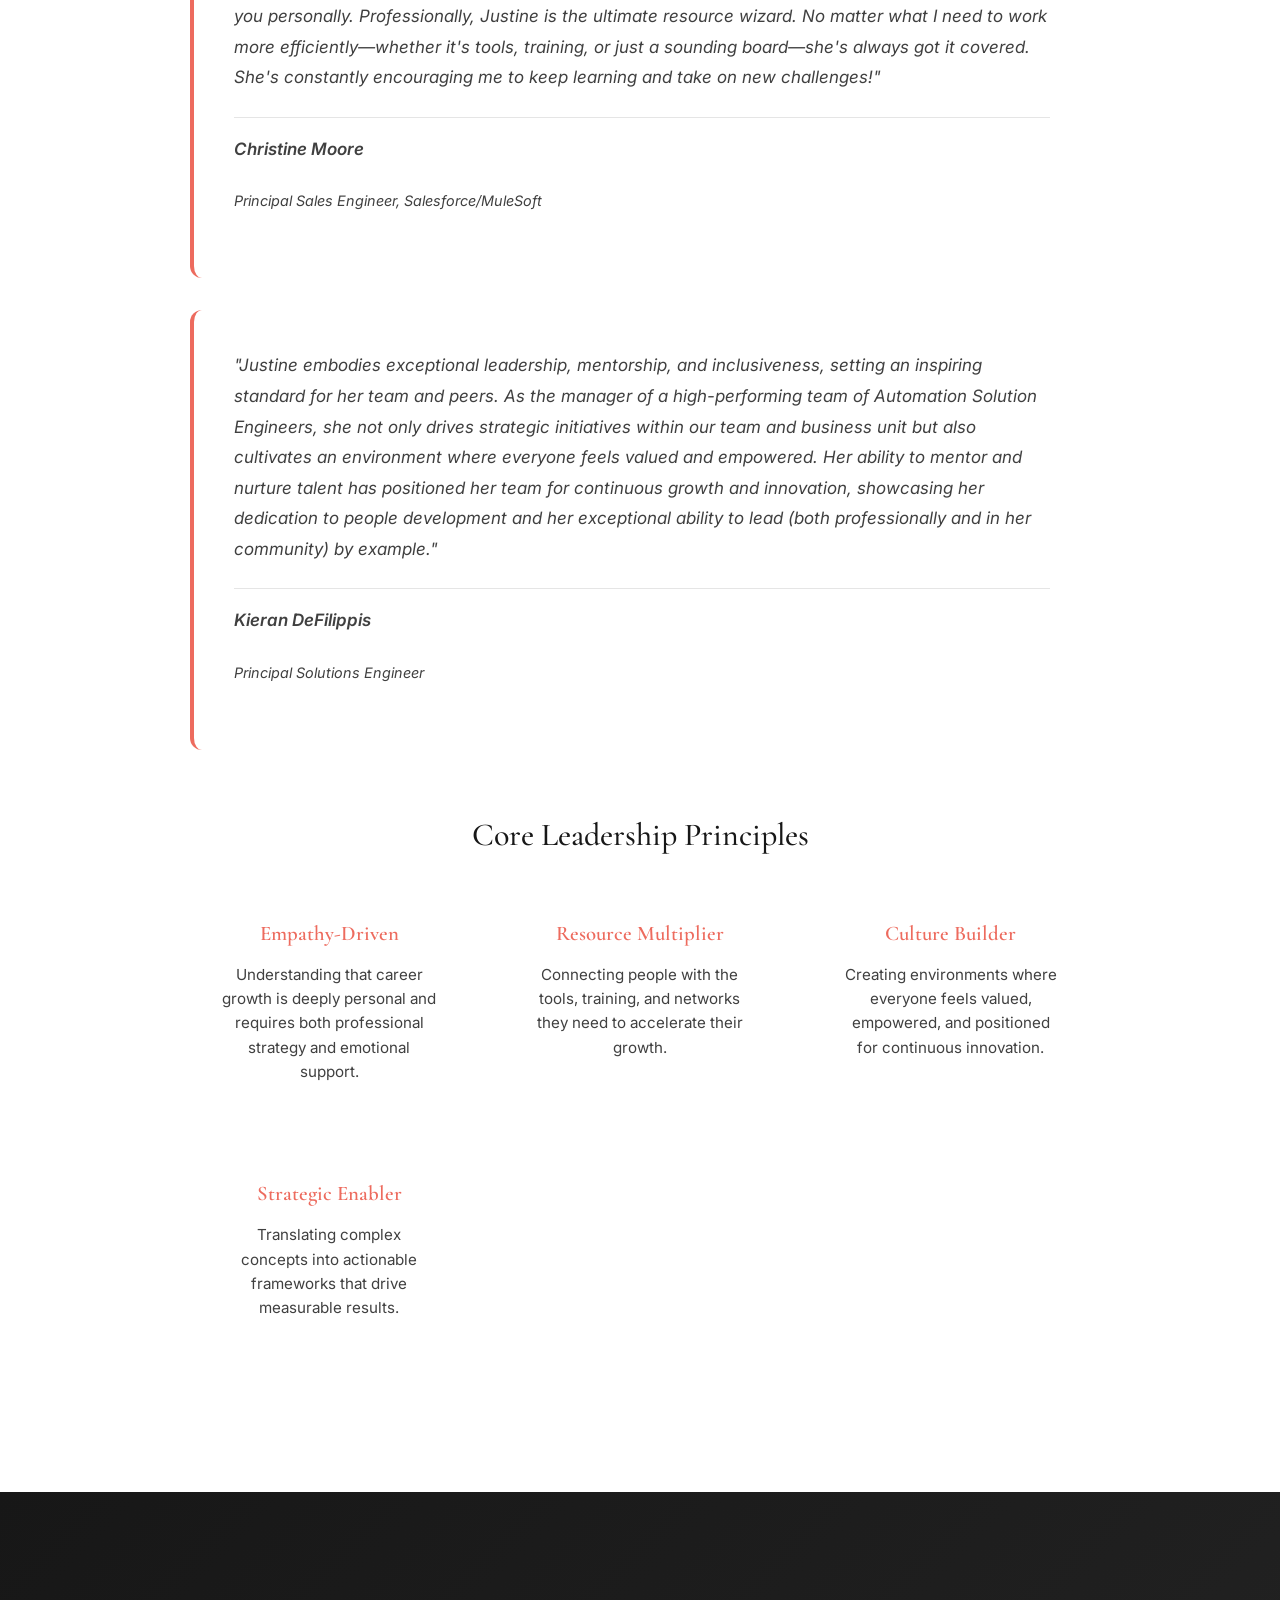
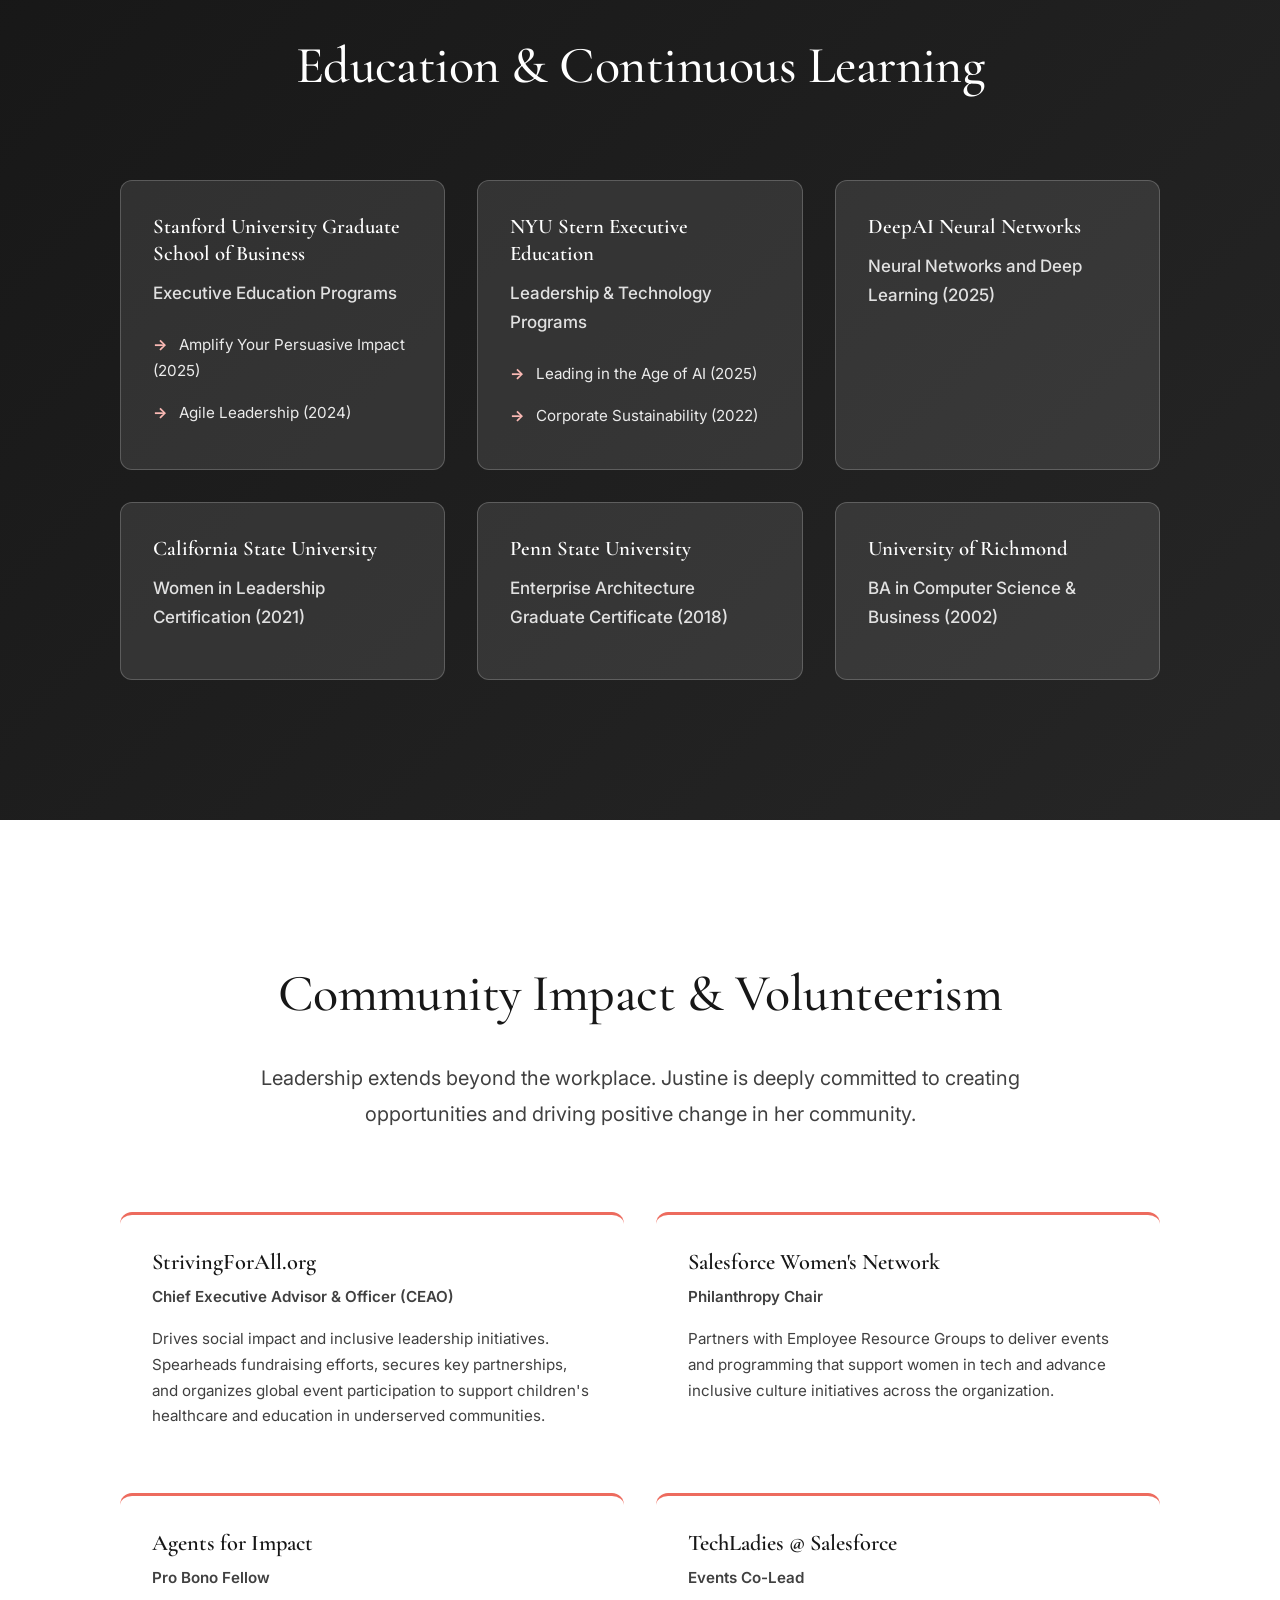
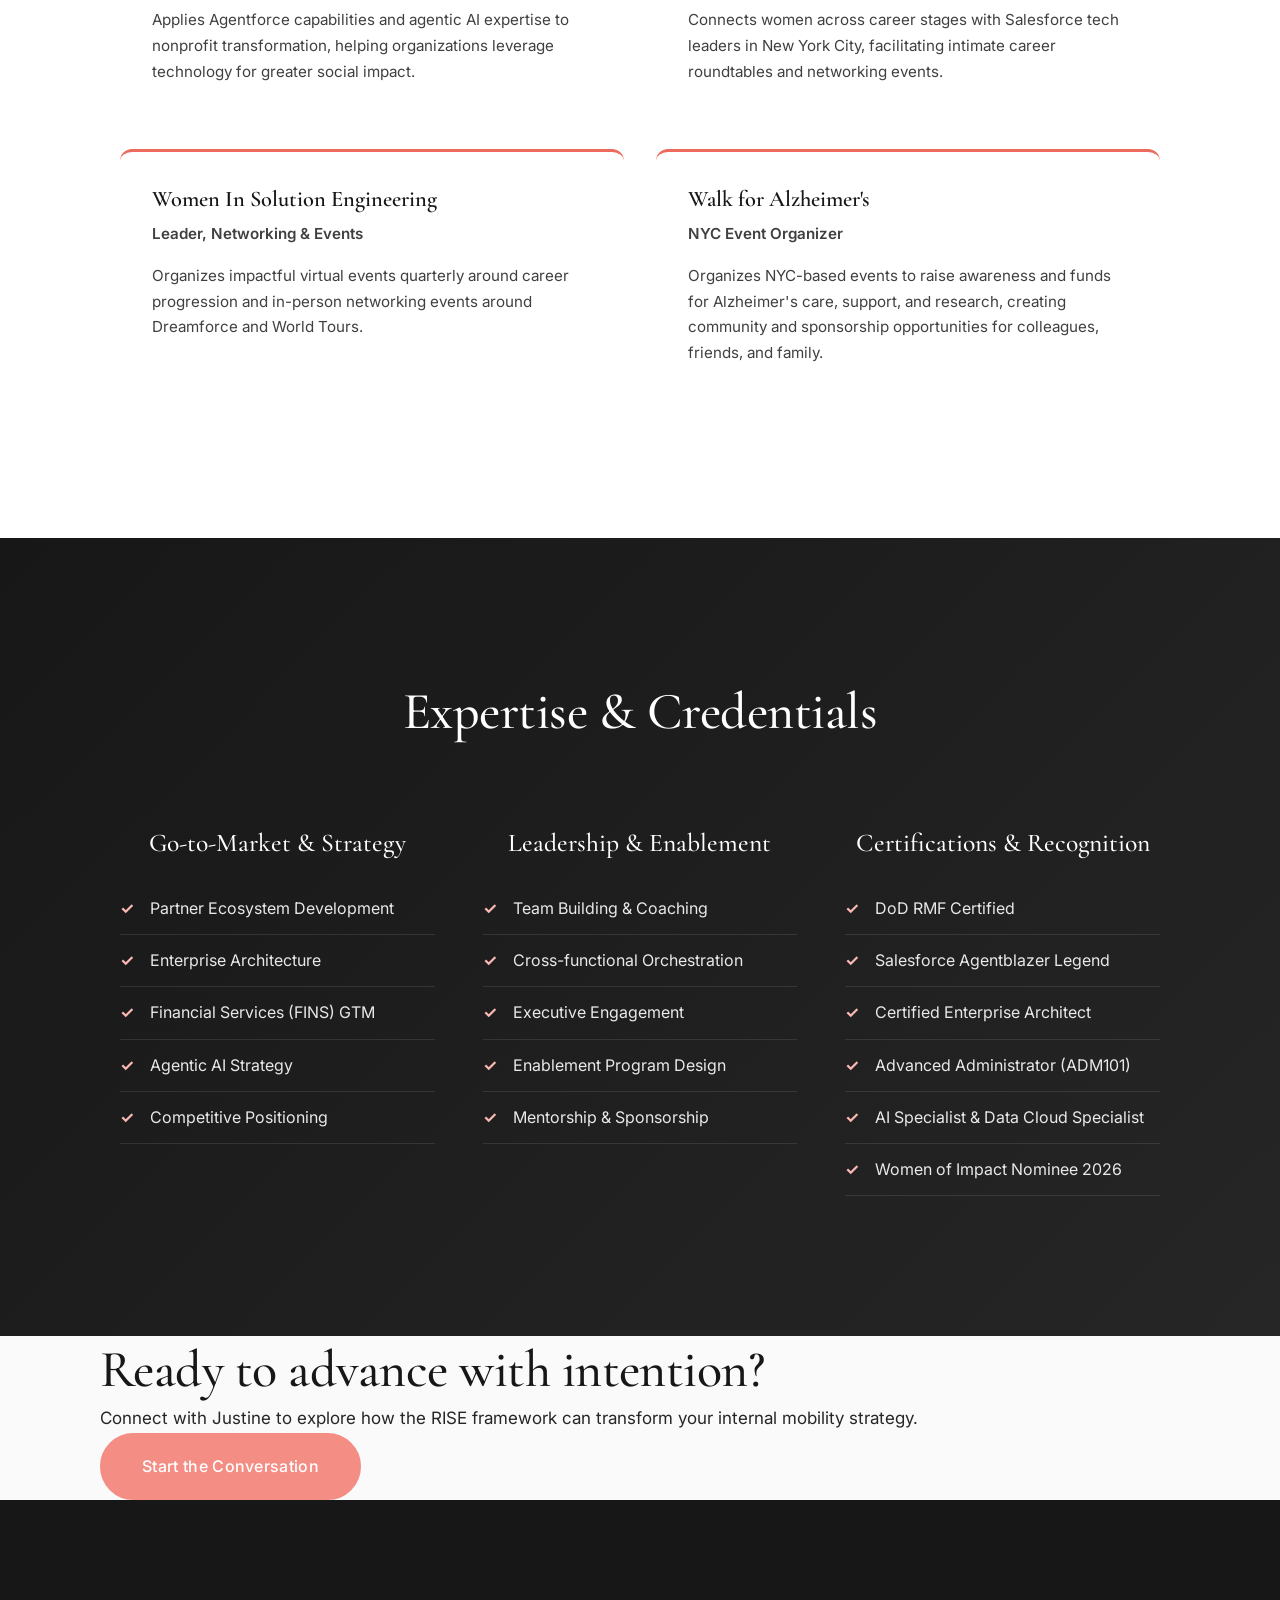
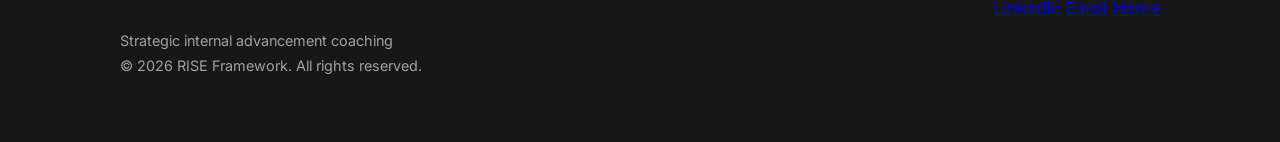
<file: bio.html>
<!DOCTYPE html>
<html lang="en">
<head>
    <meta charset="UTF-8">
    <meta name="viewport" content="width=device-width, initial-scale=1.0">
    <title>About Justine Reilly - RISE Framework</title>
    <link rel="stylesheet" href="styles.css">
    <link rel="preconnect" href="https://fonts.googleapis.com">
    <link rel="preconnect" href="https://fonts.gstatic.com" crossorigin>
    <link href="https://fonts.googleapis.com/css2?family=Cormorant+Garamond:wght@300;400;500;600;700&family=Inter:wght@300;400;500;600&display=swap" rel="stylesheet">
</head>
<body>
    <nav class="navbar">
        <div class="container">
            <div class="logo"><a href="index.html" style="color: inherit; text-decoration: none;">RISE</a></div>
            <ul class="nav-links">
                <li><a href="index.html#about">About RISE</a></li>
                <li><a href="index.html#framework">Framework</a></li>
                <li><a href="bio.html">About Justine</a></li>
                <li><a href="index.html#contact">Connect</a></li>
            </ul>
        </div>
    </nav>

    <section class="hero hero-bio">
        <div class="hero-gradient"></div>
        <div class="container">
            <div class="hero-content">
                <h1>Meet Your Coach</h1>
                <p class="hero-subtitle">A seasoned technology executive, passionate people leader, and architect of strategic career advancement.</p>
            </div>
        </div>
    </section>

    <section class="section section-light">
        <div class="container">
            <div class="bio-intro">
                <div class="bio-header">
                    <h2>Justine Reilly</h2>
                    <p class="bio-title">Senior Director, Partner Success | Salesforce</p>
                    <p class="bio-credentials">DoD RMF Certified | Agents for Impact Pro Bono Fellow | StrivingForAll.org CEAO</p>
                </div>
                <div class="bio-summary">
                    <p class="intro-text">Justine Reilly is a seasoned technology executive and passionate people leader who brings equal parts strategic rigor and human warmth to everything she does. With a career spanning 25+ years across enterprise solution engineering, financial services architecture, and partner ecosystem development, Justine is known for building high-performing teams, driving transformational deals, and creating cultures where everyone feels valued and empowered to grow.</p>
                </div>
            </div>
        </div>
    </section>

    <section class="section section-dark">
        <div class="container">
            <div class="content-centered">
                <h2>Why RISE?</h2>
                <p class="intro-text">The RISE framework emerged from lived experience—successfully navigating multiple high-stakes internal transitions and earning both hierarchical promotions and compensation increases in environments where lateral moves are the norm.</p>
            </div>

            <div class="philosophy-grid">
                <div class="philosophy-item">
                    <h4>The Pattern Recognition</h4>
                    <p>After years of observing what separates those who advance from those who remain stuck, a clear system emerged: advancement isn't random. It's architectural.</p>
                </div>
                <div class="philosophy-item">
                    <h4>The Research Foundation</h4>
                    <p>RISE integrates principles from neuroscience, behavioral psychology, and enterprise mobility research—objectifying the "soft" aspects of advancement into a repeatable strategic process.</p>
                </div>
                <div class="philosophy-item">
                    <h4>The Validation</h4>
                    <p>From Solution Engineer to Principal to Director to Senior Director—each transition required understanding not just technical excellence, but the invisible architecture of enterprise mobility.</p>
                </div>
            </div>
        </div>
    </section>

    <section class="section section-light">
        <div class="container">
            <div class="content-centered">
                <h2>Career Journey</h2>
            </div>

            <div class="timeline">
                <div class="timeline-item">
                    <div class="timeline-marker"></div>
                    <div class="timeline-content">
                        <h4>Senior Director, Partner Success — Salesforce</h4>
                        <p class="timeline-date">2025 - Present</p>
                        <p>Leading partner success strategy and execution at Salesforce, focused on driving verifiable customer outcomes through the partner ecosystem in the agentic era. Forward Deployed Engineer trained and certified to implement Agentforce solutions.</p>
                    </div>
                </div>

                <div class="timeline-item">
                    <div class="timeline-marker"></div>
                    <div class="timeline-content">
                        <h4>Director, Enterprise Architecture — Financial Services</h4>
                        <p class="timeline-date">2019 - 2025</p>
                        <p>Led the FINS Enterprise Architecture Trust team covering Strategic Banking, Capital Markets, and Enterprise accounts. Managed EA coverage for major clients including Morgan Stanley, Truist, PNC, and Wealthspire Advisors.</p>
                    </div>
                </div>

                <div class="timeline-item">
                    <div class="timeline-marker"></div>
                    <div class="timeline-content">
                        <h4>Global GTM Leader & Director, Automation Specialist Engineers</h4>
                        <p class="timeline-date">2023 - 2025</p>
                        <p>Partnered with SVP/VP solution leaders to drive and scale automation knowledge across all of MuleSoft. Led team achieving 300% growth in AMER automation sales.</p>
                    </div>
                </div>

                <div class="timeline-item">
                    <div class="timeline-marker"></div>
                    <div class="timeline-content">
                        <h4>Principal Enterprise Architect — Salesforce</h4>
                        <p class="timeline-date">2017 - 2019</p>
                        <p>Played pivotal role in Health Cloud GTM lifecycle, building relationships with senior-level stakeholders and providing high-level product overviews to increase adoption. Certified Enterprise Architect Master Class graduate.</p>
                    </div>
                </div>

                <div class="timeline-item">
                    <div class="timeline-marker"></div>
                    <div class="timeline-content">
                        <h4>Solution Engineer — Salesforce</h4>
                        <p class="timeline-date">2014 - 2017</p>
                        <p>Spearheaded the first successful Health Cloud deployment, establishing Salesforce as a competitive force within healthcare. Achieved rapid promotion from Lead to Principal Solution Engineer within one year by driving >⅓ total ACV for the Northeast.</p>
                    </div>
                </div>

                <div class="timeline-item">
                    <div class="timeline-marker"></div>
                    <div class="timeline-content">
                        <h4>Technical Specialist — Nintex</h4>
                        <p class="timeline-date">2012 - 2014</p>
                        <p>Awarded "Most Valuable Team" recognition as leader of the K2 pre-sales team globally. Partnered with Fortune 1000 clients on BPM and automation solutions.</p>
                    </div>
                </div>

                <div class="timeline-item">
                    <div class="timeline-marker"></div>
                    <div class="timeline-content">
                        <h4>SE Manager & Alliances Leader — Siemens</h4>
                        <p class="timeline-date">2010 - 2012</p>
                        <p>Created and built the global alliances team. Played pivotal role in U.S. expansion of Mendix, relocating HQ from Rotterdam to Boston and managing all teams including alliances, pre-sales, sales, and business development.</p>
                    </div>
                </div>

                <div class="timeline-item">
                    <div class="timeline-marker"></div>
                    <div class="timeline-content">
                        <h4>Database Administrator — Nasdaq</h4>
                        <p class="timeline-date">2009 - 2010</p>
                        <p>Managed full operational lifecycle of ISE's high-availability trading databases, ensuring zero downtime for mission-critical financial transactions.</p>
                    </div>
                </div>

                <div class="timeline-item">
                    <div class="timeline-marker"></div>
                    <div class="timeline-content">
                        <h4>IT Associate, Development & Testing Suite Manager — Morgan Stanley</h4>
                        <p class="timeline-date">2002 - 2009</p>
                        <p>Led development and testing teams to create suite of reference data STP applications for sales and trading. Spearheaded modernization of account opening software, securing a patent for innovative technology adhering to complex regulatory standards.</p>
                    </div>
                </div>
            </div>
        </div>
    </section>

    <section class="section section-dark">
        <div class="container">
            <div class="content-centered">
                <h2>Signature Achievements</h2>
            </div>

            <div class="achievements-grid">
                <div class="achievement-card">
                    <div class="achievement-icon">🏆</div>
                    <h4>Morgan Stanley AI Hackathon</h4>
                    <p>Spearheaded cross-functional recruiting to assemble 8–9 Agentforce SMEs for a $160M strategic account hackathon competing head-to-head vs. OpenAI and Snowflake. Result: 715 ideas, 123 teams, 82 working demos, with 6 Salesforce-led teams advancing to present to senior leadership.</p>
                </div>

                <div class="achievement-card">
                    <div class="achievement-icon">🌟</div>
                    <h4>Women of Impact Nominee 2026</h4>
                    <p>Recognized for contributions across Leadership & Results, Inclusive Culture & Belonging, and Community Leadership & Social Impact.</p>
                </div>

                <div class="achievement-card">
                    <div class="achievement-icon">🎯</div>
                    <h4>Salesforce Pro Bono Fellow</h4>
                    <p>Selected from 350+ applicants and 120 video submissions for the Agents for Impact cohort, applying Agentic AI expertise to drive nonprofit digital transformation.</p>
                </div>

                <div class="achievement-card">
                    <div class="achievement-icon">📈</div>
                    <h4>300% Growth in AMER</h4>
                    <p>Led Automation Specialists team to achieve 300% growth in AMER automation sales, with SMB segment alone obtaining $9M in automation sales.</p>
                </div>

                <div class="achievement-card">
                    <div class="achievement-icon">🚀</div>
                    <h4>First Health Cloud Deployment</h4>
                    <p>Spearheaded the first successful Health Cloud deployment, establishing Salesforce as a competitive force within the healthcare technology space.</p>
                </div>

                <div class="achievement-card">
                    <div class="achievement-icon">✨</div>
                    <h4>Enablement at Scale</h4>
                    <p>Organized and co-hosted Monthly REG Industry Specialist Enablement Call (450+ attendees), launched FinServ Enterprise Architecture Digest, and built reusable asset frameworks adopted across the FINS field org.</p>
                </div>
            </div>
        </div>
    </section>

    <section class="section section-light">
        <div class="container">
            <div class="content-centered">
                <h2>Leadership Philosophy</h2>
                <p class="intro-text">Justine leads with empathy, intention, and a deep belief in people's potential.</p>
            </div>

            <div class="testimonials">
                <div class="testimonial">
                    <div class="testimonial-content">
                        <p>"Justine has this amazing way of making sure you're growing in your career while also looking out for you personally. Professionally, Justine is the ultimate resource wizard. No matter what I need to work more efficiently—whether it's tools, training, or just a sounding board—she's always got it covered. She's constantly encouraging me to keep learning and take on new challenges!"</p>
                        <div class="testimonial-author">
                            <p class="author-name">Christine Moore</p>
                            <p class="author-title">Principal Sales Engineer, Salesforce/MuleSoft</p>
                        </div>
                    </div>
                </div>

                <div class="testimonial">
                    <div class="testimonial-content">
                        <p>"Justine embodies exceptional leadership, mentorship, and inclusiveness, setting an inspiring standard for her team and peers. As the manager of a high-performing team of Automation Solution Engineers, she not only drives strategic initiatives within our team and business unit but also cultivates an environment where everyone feels valued and empowered. Her ability to mentor and nurture talent has positioned her team for continuous growth and innovation, showcasing her dedication to people development and her exceptional ability to lead (both professionally and in her community) by example."</p>
                        <div class="testimonial-author">
                            <p class="author-name">Kieran DeFilippis</p>
                            <p class="author-title">Principal Solutions Engineer</p>
                        </div>
                    </div>
                </div>
            </div>

            <div class="leadership-principles">
                <h3>Core Leadership Principles</h3>
                <div class="principles-grid">
                    <div class="principle">
                        <h4>Empathy-Driven</h4>
                        <p>Understanding that career growth is deeply personal and requires both professional strategy and emotional support.</p>
                    </div>
                    <div class="principle">
                        <h4>Resource Multiplier</h4>
                        <p>Connecting people with the tools, training, and networks they need to accelerate their growth.</p>
                    </div>
                    <div class="principle">
                        <h4>Culture Builder</h4>
                        <p>Creating environments where everyone feels valued, empowered, and positioned for continuous innovation.</p>
                    </div>
                    <div class="principle">
                        <h4>Strategic Enabler</h4>
                        <p>Translating complex concepts into actionable frameworks that drive measurable results.</p>
                    </div>
                </div>
            </div>
        </div>
    </section>

    <section class="section section-dark">
        <div class="container">
            <div class="content-centered">
                <h2>Education & Continuous Learning</h2>
            </div>

            <div class="education-grid">
                <div class="education-item">
                    <h4>Stanford University Graduate School of Business</h4>
                    <p class="education-program">Executive Education Programs</p>
                    <ul class="education-list">
                        <li>Amplify Your Persuasive Impact (2025)</li>
                        <li>Agile Leadership (2024)</li>
                    </ul>
                </div>

                <div class="education-item">
                    <h4>NYU Stern Executive Education</h4>
                    <p class="education-program">Leadership & Technology Programs</p>
                    <ul class="education-list">
                        <li>Leading in the Age of AI (2025)</li>
                        <li>Corporate Sustainability (2022)</li>
                    </ul>
                </div>

                <div class="education-item">
                    <h4>DeepAI Neural Networks</h4>
                    <p class="education-program">Neural Networks and Deep Learning (2025)</p>
                </div>

                <div class="education-item">
                    <h4>California State University</h4>
                    <p class="education-program">Women in Leadership Certification (2021)</p>
                </div>

                <div class="education-item">
                    <h4>Penn State University</h4>
                    <p class="education-program">Enterprise Architecture Graduate Certificate (2018)</p>
                </div>

                <div class="education-item">
                    <h4>University of Richmond</h4>
                    <p class="education-program">BA in Computer Science & Business (2002)</p>
                </div>
            </div>
        </div>
    </section>

    <section class="section section-light">
        <div class="container">
            <div class="content-centered">
                <h2>Community Impact & Volunteerism</h2>
                <p class="intro-text">Leadership extends beyond the workplace. Justine is deeply committed to creating opportunities and driving positive change in her community.</p>
            </div>

            <div class="community-grid">
                <div class="community-item">
                    <h4>StrivingForAll.org</h4>
                    <p class="community-role">Chief Executive Advisor & Officer (CEAO)</p>
                    <p>Drives social impact and inclusive leadership initiatives. Spearheads fundraising efforts, secures key partnerships, and organizes global event participation to support children's healthcare and education in underserved communities.</p>
                </div>

                <div class="community-item">
                    <h4>Salesforce Women's Network</h4>
                    <p class="community-role">Philanthropy Chair</p>
                    <p>Partners with Employee Resource Groups to deliver events and programming that support women in tech and advance inclusive culture initiatives across the organization.</p>
                </div>

                <div class="community-item">
                    <h4>Agents for Impact</h4>
                    <p class="community-role">Pro Bono Fellow</p>
                    <p>Applies Agentforce capabilities and agentic AI expertise to nonprofit transformation, helping organizations leverage technology for greater social impact.</p>
                </div>

                <div class="community-item">
                    <h4>TechLadies @ Salesforce</h4>
                    <p class="community-role">Events Co-Lead</p>
                    <p>Connects women across career stages with Salesforce tech leaders in New York City, facilitating intimate career roundtables and networking events.</p>
                </div>

                <div class="community-item">
                    <h4>Women In Solution Engineering</h4>
                    <p class="community-role">Leader, Networking & Events</p>
                    <p>Organizes impactful virtual events quarterly around career progression and in-person networking events around Dreamforce and World Tours.</p>
                </div>

                <div class="community-item">
                    <h4>Walk for Alzheimer's</h4>
                    <p class="community-role">NYC Event Organizer</p>
                    <p>Organizes NYC-based events to raise awareness and funds for Alzheimer's care, support, and research, creating community and sponsorship opportunities for colleagues, friends, and family.</p>
                </div>
            </div>
        </div>
    </section>

    <section class="section section-dark">
        <div class="container">
            <div class="content-centered">
                <h2>Expertise & Credentials</h2>
            </div>

            <div class="expertise-columns">
                <div class="expertise-column">
                    <h3>Go-to-Market & Strategy</h3>
                    <ul class="expertise-list">
                        <li>Partner Ecosystem Development</li>
                        <li>Enterprise Architecture</li>
                        <li>Financial Services (FINS) GTM</li>
                        <li>Agentic AI Strategy</li>
                        <li>Competitive Positioning</li>
                    </ul>
                </div>

                <div class="expertise-column">
                    <h3>Leadership & Enablement</h3>
                    <ul class="expertise-list">
                        <li>Team Building & Coaching</li>
                        <li>Cross-functional Orchestration</li>
                        <li>Executive Engagement</li>
                        <li>Enablement Program Design</li>
                        <li>Mentorship & Sponsorship</li>
                    </ul>
                </div>

                <div class="expertise-column">
                    <h3>Certifications & Recognition</h3>
                    <ul class="expertise-list">
                        <li>DoD RMF Certified</li>
                        <li>Salesforce Agentblazer Legend</li>
                        <li>Certified Enterprise Architect</li>
                        <li>Advanced Administrator (ADM101)</li>
                        <li>AI Specialist & Data Cloud Specialist</li>
                        <li>Women of Impact Nominee 2026</li>
                    </ul>
                </div>
            </div>
        </div>
    </section>

    <section class="cta-section">
        <div class="container">
            <div class="cta-content">
                <h2>Ready to advance with intention?</h2>
                <p>Connect with Justine to explore how the RISE framework can transform your internal mobility strategy.</p>
                <a href="mailto:justine.reilly@salesforce.com" class="btn-primary">Start the Conversation</a>
            </div>
        </div>
    </section>

    <footer class="footer">
        <div class="container">
            <div class="footer-content">
                <div class="footer-brand">
                    <h3>RISE</h3>
                    <p>Strategic internal advancement coaching</p>
                </div>
                <div class="footer-links">
                    <a href="https://linkedin.com/in/justbail" target="_blank">LinkedIn</a>
                    <a href="mailto:justine.reilly@salesforce.com">Email</a>
                    <a href="index.html">Home</a>
                </div>
            </div>
            <div class="footer-bottom">
                <p>&copy; 2026 RISE Framework. All rights reserved.</p>
            </div>
        </div>
    </footer>

    <script src="script.js"></script>
</body>
</html>
</file>
<file: styles.css>
* {
    margin: 0;
    padding: 0;
    box-sizing: border-box;
}

:root {
    --peach-50: #fef3f2;
    --peach-100: #fde6e4;
    --peach-200: #fcd0cd;
    --peach-300: #fab9b4;
    --peach-400: #f48d84;
    --peach-500: #ed6b5e;
    --pink-50: #fdf2f8;
    --pink-100: #fce7f3;
    --pink-200: #fbcfe8;
    --pink-300: #f9a8d4;
    --pink-400: #f472b6;
    --pink-500: #ec4899;
    --rose-50: #fff1f2;
    --rose-100: #ffe4e6;
    --rose-200: #fecdd3;
    --neutral-50: #fafafa;
    --neutral-100: #f5f5f5;
    --neutral-200: #e5e5e5;
    --neutral-700: #404040;
    --neutral-800: #262626;
    --neutral-900: #171717;
}

body {
    font-family: 'Inter', -apple-system, BlinkMacSystemFont, 'Segoe UI', Roboto, sans-serif;
    line-height: 1.7;
    color: var(--neutral-800);
    font-size: 17px;
    font-weight: 400;
    background: var(--neutral-50);
}

h1, h2, h3, h4 {
    font-family: 'Cormorant Garamond', Georgia, serif;
    font-weight: 500;
    line-height: 1.3;
    color: var(--neutral-900);
}

h1 {
    font-size: 4.5rem;
    letter-spacing: -0.02em;
}

h2 {
    font-size: 3.25rem;
    letter-spacing: -0.01em;
}

h3 {
    font-size: 2rem;
    margin-bottom: 1.5rem;
}

h4 {
    font-size: 1.375rem;
    margin-bottom: 1rem;
    font-weight: 600;
}

.container {
    max-width: 1200px;
    margin: 0 auto;
    padding: 0 60px;
}

/* Navigation */
.navbar {
    background: rgba(255, 255, 255, 0.98);
    backdrop-filter: blur(10px);
    border-bottom: 1px solid var(--rose-100);
    position: fixed;
    width: 100%;
    top: 0;
    z-index: 1000;
}

.navbar .container {
    display: flex;
    justify-content: space-between;
    align-items: center;
    padding-top: 1.5rem;
    padding-bottom: 1.5rem;
}

.logo {
    font-family: 'Cormorant Garamond', serif;
    font-size: 1.75rem;
    font-weight: 600;
    color: var(--peach-500);
    letter-spacing: 0.1em;
}

.nav-links {
    display: flex;
    list-style: none;
    gap: 3rem;
    align-items: center;
}

.nav-links a {
    text-decoration: none;
    color: var(--neutral-700);
    font-size: 0.95rem;
    font-weight: 400;
    transition: color 0.3s ease;
    letter-spacing: 0.02em;
}

.nav-links a:hover {
    color: var(--peach-500);
}

/* Hero Section */
.hero {
    position: relative;
    padding: 220px 60px 160px;
    margin-top: 80px;
    overflow: hidden;
    background: linear-gradient(135deg, var(--rose-50) 0%, var(--peach-50) 50%, var(--pink-50) 100%);
}

.hero-gradient {
    position: absolute;
    top: 0;
    left: 0;
    right: 0;
    bottom: 0;
    background: radial-gradient(circle at 80% 20%, rgba(252, 231, 243, 0.5) 0%, transparent 50%),
                radial-gradient(circle at 20% 80%, rgba(254, 230, 228, 0.5) 0%, transparent 50%);
}

.hero-content {
    position: relative;
    max-width: 900px;
    z-index: 1;
}

.hero h1 {
    margin-bottom: 2rem;
    color: var(--neutral-900);
}

.hero-subtitle {
    font-size: 1.375rem;
    color: var(--neutral-700);
    margin-bottom: 3rem;
    font-weight: 400;
    line-height: 1.7;
    max-width: 800px;
}

/* Buttons */
.btn-primary,
.btn-secondary {
    display: inline-block;
    padding: 1.125rem 2.5rem;
    text-decoration: none;
    font-weight: 500;
    font-size: 1rem;
    letter-spacing: 0.02em;
    transition: all 0.3s ease;
    border-radius: 50px;
}

.btn-primary {
    background: var(--peach-400);
    color: white;
    border: 2px solid var(--peach-400);
}

.btn-primary:hover {
    background: var(--peach-500);
    border-color: var(--peach-500);
    transform: translateY(-2px);
    box-shadow: 0 10px 30px rgba(244, 141, 132, 0.3);
}

.btn-secondary {
    background: white;
    color: var(--peach-500);
    border: 2px solid var(--peach-400);
}

.btn-secondary:hover {
    background: var(--peach-50);
    transform: translateY(-2px);
}

/* Sections */
.section {
    padding: 140px 60px;
}

.section-light {
    background: white;
}

.section-dark {
    background: linear-gradient(135deg, var(--neutral-900) 0%, var(--neutral-800) 100%);
    color: white;
}

.section-dark h2,
.section-dark h3,
.section-dark h4 {
    color: white;
}

.section-dark p {
    color: rgba(255, 255, 255, 0.85);
}

.section-gradient {
    background: linear-gradient(180deg, var(--rose-50) 0%, white 50%, var(--peach-50) 100%);
}

.section-final {
    background: linear-gradient(135deg, var(--peach-50) 0%, var(--pink-50) 100%);
}

.content-centered {
    max-width: 800px;
    margin: 0 auto 5rem;
    text-align: center;
}

.intro-text {
    font-size: 1.25rem;
    line-height: 1.8;
    color: var(--neutral-700);
    margin-top: 2rem;
}

.section-dark .intro-text {
    color: rgba(255, 255, 255, 0.85);
}

/* Philosophy Grid */
.philosophy-grid {
    display: grid;
    grid-template-columns: repeat(auto-fit, minmax(300px, 1fr));
    gap: 3rem;
    margin: 5rem 0;
}

.philosophy-item {
    padding: 2rem;
    background: var(--rose-50);
    border-radius: 12px;
    border-left: 3px solid var(--peach-400);
}

.philosophy-item h4 {
    color: var(--peach-500);
    margin-bottom: 1rem;
}

.philosophy-item p {
    color: var(--neutral-700);
    line-height: 1.8;
}

/* Image Text Block */
.image-text-block {
    display: grid;
    grid-template-columns: 1fr 1fr;
    gap: 6rem;
    align-items: center;
    margin: 6rem 0;
}

.image-text-block.reverse {
    direction: rtl;
}

.image-text-block.reverse > * {
    direction: ltr;
}

.image-container {
    position: relative;
    height: 500px;
    display: flex;
    align-items: center;
    justify-content: center;
}

.abstract-shape {
    width: 100%;
    height: 100%;
    border-radius: 50%;
    filter: blur(60px);
    opacity: 0.6;
}

.shape-1 {
    background: radial-gradient(circle, var(--pink-200) 0%, var(--peach-200) 50%, var(--rose-200) 100%);
}

.shape-2 {
    background: radial-gradient(circle, var(--peach-200) 0%, var(--pink-200) 50%, var(--rose-200) 100%);
}

.text-content h3 {
    margin-bottom: 1.5rem;
}

.text-content p {
    font-size: 1.0625rem;
    line-height: 1.8;
    margin-bottom: 1.5rem;
    color: var(--neutral-700);
}

/* Feature Grid */
.feature-grid {
    display: grid;
    grid-template-columns: repeat(auto-fit, minmax(280px, 1fr));
    gap: 4rem;
    margin-top: 5rem;
}

.feature h4 {
    color: white;
    margin-bottom: 1rem;
}

.feature p {
    font-size: 1.0625rem;
    line-height: 1.8;
}

/* Framework Image */
.framework-image {
    margin: 4rem 0;
    text-align: center;
    background: white;
    padding: 3rem;
    border-radius: 20px;
    box-shadow: 0 20px 60px rgba(0, 0, 0, 0.05);
}

.framework-image img {
    max-width: 100%;
    height: auto;
    display: block;
    margin: 0 auto;
}

/* Framework Depth */
.framework-depth {
    display: grid;
    grid-template-columns: repeat(auto-fit, minmax(320px, 1fr));
    gap: 4rem;
    margin-top: 6rem;
}

.depth-item {
    padding-left: 4rem;
    position: relative;
}

.depth-number {
    position: absolute;
    left: 0;
    top: 0;
    font-family: 'Cormorant Garamond', serif;
    font-size: 3rem;
    font-weight: 300;
    color: var(--peach-300);
    line-height: 1;
}

.depth-item h4 {
    color: var(--peach-500);
    margin-bottom: 1rem;
}

.depth-item p {
    color: var(--neutral-700);
    line-height: 1.8;
}

/* Journey Visual */
.journey-visual {
    display: flex;
    align-items: center;
    justify-content: center;
    gap: 2rem;
    margin: 5rem 0;
    flex-wrap: wrap;
}

.journey-stage {
    flex: 1;
    min-width: 250px;
    padding: 2rem;
    background: white;
    border-radius: 12px;
    box-shadow: 0 10px 30px rgba(0, 0, 0, 0.05);
}

.stage-label {
    display: block;
    font-size: 0.875rem;
    font-weight: 600;
    color: var(--peach-500);
    text-transform: uppercase;
    letter-spacing: 0.1em;
    margin-bottom: 1rem;
}

.journey-stage h4 {
    font-size: 1.375rem;
    margin-bottom: 0.75rem;
}

.journey-stage p {
    color: var(--neutral-700);
    font-size: 0.95rem;
    line-height: 1.7;
    margin: 0;
}

.journey-arrow {
    font-size: 2rem;
    color: var(--peach-300);
    flex-shrink: 0;
}

/* Sessions */
.sessions-elegant {
    display: grid;
    grid-template-columns: repeat(auto-fit, minmax(300px, 1fr));
    gap: 2rem;
    margin: 5rem 0;
}

.session-item {
    background: white;
    padding: 2.5rem;
    border-radius: 16px;
    border: 1px solid var(--rose-100);
    transition: all 0.3s ease;
}

.session-item:hover {
    transform: translateY(-5px);
    box-shadow: 0 15px 40px rgba(244, 141, 132, 0.15);
}

.featured-session {
    background: linear-gradient(135deg, var(--peach-50) 0%, var(--pink-50) 100%);
    border: 2px solid var(--peach-200);
}

.session-label {
    display: block;
    font-size: 0.875rem;
    font-weight: 600;
    color: var(--peach-500);
    text-transform: uppercase;
    letter-spacing: 0.1em;
    margin-bottom: 1rem;
}

.session-item h4 {
    margin-bottom: 0.75rem;
    font-size: 1.375rem;
}

.session-item p {
    color: var(--neutral-700);
    line-height: 1.7;
    margin: 0;
}

.session-tag {
    display: inline-block;
    margin-top: 1rem;
    padding: 0.5rem 1rem;
    background: white;
    color: var(--peach-500);
    font-size: 0.875rem;
    font-weight: 600;
    border-radius: 20px;
    border: 1px solid var(--peach-300);
}

/* Methodology Note */
.methodology-note {
    max-width: 900px;
    margin: 5rem auto 0;
    padding: 2.5rem;
    background: white;
    border-radius: 12px;
    border-left: 4px solid var(--peach-400);
}

.methodology-note p {
    font-size: 1.0625rem;
    line-height: 1.8;
    color: var(--neutral-700);
    margin: 0;
}

/* Data List */
.data-list {
    list-style: none;
    margin: 2rem 0;
}

.data-list li {
    padding: 1rem 0;
    padding-left: 2rem;
    border-bottom: 1px solid var(--rose-100);
    font-size: 1.0625rem;
    color: var(--neutral-700);
    position: relative;
}

.data-list li:before {
    content: "→";
    position: absolute;
    left: 0;
    color: var(--peach-400);
    font-weight: bold;
}

.data-list li:last-child {
    border-bottom: none;
}

.emphasis-text {
    font-weight: 500;
    color: var(--neutral-900);
    font-size: 1.125rem;
    margin-top: 2rem;
}

/* Commitment Section */
.commitment-section {
    margin-top: 6rem;
    padding-top: 6rem;
    border-top: 2px solid var(--rose-100);
}

.commitment-section h3 {
    text-align: center;
    margin-bottom: 3rem;
}

.commitment-grid {
    display: grid;
    grid-template-columns: repeat(auto-fit, minmax(300px, 1fr));
    gap: 3rem;
}

.commitment-item {
    padding: 2rem;
    background: var(--peach-50);
    border-radius: 12px;
}

.commitment-item h4 {
    color: var(--peach-500);
    margin-bottom: 1rem;
}

.commitment-item p {
    color: var(--neutral-700);
    line-height: 1.8;
}

/* CTA */
.cta-elegant {
    max-width: 800px;
    margin: 0 auto;
    text-align: center;
}

.cta-elegant h2 {
    margin-bottom: 2rem;
}

.cta-text {
    font-size: 1.25rem;
    line-height: 1.8;
    color: var(--neutral-700);
    margin-bottom: 2rem;
}

.cta-subtext {
    font-size: 1.0625rem;
    line-height: 1.8;
    color: var(--neutral-700);
    margin-bottom: 3rem;
}

.contact-info {
    margin-top: 3rem;
}

.contact-label {
    font-size: 0.95rem;
    color: var(--neutral-700);
    margin-bottom: 1rem;
    font-weight: 500;
}

.email-display {
    display: inline-flex;
    align-items: center;
    gap: 1rem;
    background: white;
    padding: 1.25rem 2rem;
    border-radius: 50px;
    border: 2px solid var(--peach-300);
    box-shadow: 0 10px 30px rgba(244, 141, 132, 0.15);
}

.email-text {
    font-size: 1.125rem;
    color: var(--neutral-900);
    font-weight: 500;
    letter-spacing: 0.01em;
}

.copy-btn {
    background: var(--peach-400);
    color: white;
    border: none;
    padding: 0.625rem 1.5rem;
    border-radius: 25px;
    font-weight: 500;
    font-size: 0.9rem;
    cursor: pointer;
    transition: all 0.3s ease;
    letter-spacing: 0.02em;
}

.copy-btn:hover {
    background: var(--peach-500);
    transform: translateY(-2px);
}

.copy-btn:active {
    transform: translateY(0);
}

.copy-btn.copied {
    background: var(--peach-500);
}

.copy-btn.copied::after {
    content: " ✓";
}

/* Footer */
footer {
    background: var(--neutral-900);
    color: white;
    padding: 4rem 60px;
}

.footer-content {
    display: flex;
    justify-content: space-between;
    align-items: center;
}

footer .logo {
    color: var(--peach-300);
}

footer p {
    color: rgba(255, 255, 255, 0.6);
    font-size: 0.9rem;
}

/* Responsive */
@media (max-width: 968px) {
    .container,
    .section {
        padding-left: 30px;
        padding-right: 30px;
    }

    .hero {
        padding: 180px 30px 120px;
    }

    h1 {
        font-size: 3rem;
    }

    h2 {
        font-size: 2.5rem;
    }

    h3 {
        font-size: 1.75rem;
    }

    .image-text-block {
        grid-template-columns: 1fr;
        gap: 3rem;
    }

    .image-container {
        height: 300px;
    }

    .nav-links {
        display: none;
    }

    .journey-visual {
        flex-direction: column;
    }

    .journey-arrow {
        transform: rotate(90deg);
    }

    .sessions-elegant,
    .feature-grid,
    .philosophy-grid,
    .framework-depth,
    .commitment-grid {
        grid-template-columns: 1fr;
    }

    .depth-item {
        padding-left: 3rem;
    }

    .depth-number {
        font-size: 2.5rem;
    }
}

/* Bio Page Specific Styles */
.hero-bio {
    min-height: 50vh;
}

.bio-intro {
    max-width: 900px;
    margin: 0 auto;
    text-align: center;
}

.bio-header {
    margin-bottom: 3rem;
}

.bio-header h2 {
    font-size: 3rem;
    margin-bottom: 0.5rem;
}

.bio-title {
    font-size: 1.3rem;
    color: var(--peach-500);
    font-weight: 500;
    margin-bottom: 0.5rem;
}

.bio-credentials {
    font-size: 1rem;
    color: var(--neutral-700);
    font-style: italic;
}

.bio-summary {
    margin-top: 2rem;
}

/* Timeline Styles */
.timeline {
    max-width: 900px;
    margin: 4rem auto;
    position: relative;
    padding-left: 2rem;
}

.timeline::before {
    content: '';
    position: absolute;
    left: 0;
    top: 0;
    bottom: 0;
    width: 2px;
    background: linear-gradient(to bottom, var(--peach-300), var(--pink-300));
}

.timeline-item {
    position: relative;
    margin-bottom: 3rem;
    padding-left: 2rem;
}

.timeline-marker {
    position: absolute;
    left: -2rem;
    top: 0.5rem;
    width: 12px;
    height: 12px;
    border-radius: 50%;
    background: var(--peach-500);
    border: 3px solid white;
    box-shadow: 0 0 0 2px var(--peach-500);
}

.timeline-content h4 {
    font-size: 1.4rem;
    margin-bottom: 0.5rem;
    color: var(--neutral-900);
}

.timeline-date {
    font-size: 0.95rem;
    color: var(--peach-500);
    font-weight: 600;
    margin-bottom: 0.75rem;
}

.timeline-content p {
    color: var(--neutral-700);
    line-height: 1.7;
}

/* Achievements Grid */
.achievements-grid {
    display: grid;
    grid-template-columns: repeat(auto-fit, minmax(350px, 1fr));
    gap: 2rem;
    margin-top: 3rem;
}

.achievement-card {
    background: white;
    padding: 2rem;
    border-radius: 12px;
    text-align: center;
    transition: transform 0.3s ease, box-shadow 0.3s ease;
}

.achievement-card:hover {
    transform: translateY(-5px);
    box-shadow: 0 10px 30px rgba(0, 0, 0, 0.1);
}

.achievement-icon {
    font-size: 3rem;
    margin-bottom: 1rem;
}

.achievement-card h4 {
    font-size: 1.4rem;
    margin-bottom: 1rem;
    color: var(--neutral-900);
}

.achievement-card p {
    color: var(--neutral-700);
    font-size: 0.95rem;
    line-height: 1.6;
}

/* Testimonials */
.testimonials {
    max-width: 900px;
    margin: 3rem auto;
    display: grid;
    gap: 2rem;
}

.testimonial {
    background: white;
    padding: 2.5rem;
    border-radius: 12px;
    border-left: 4px solid var(--peach-500);
}

.testimonial-content p {
    font-style: italic;
    color: var(--neutral-700);
    line-height: 1.8;
    margin-bottom: 1.5rem;
}

.testimonial-author {
    border-top: 1px solid var(--neutral-200);
    padding-top: 1rem;
}

.author-name {
    font-weight: 600;
    color: var(--neutral-900);
    margin-bottom: 0.25rem;
}

.author-title {
    font-size: 0.9rem;
    color: var(--neutral-700);
}

/* Leadership Principles */
.leadership-principles {
    max-width: 900px;
    margin: 4rem auto 0;
}

.leadership-principles h3 {
    font-size: 2rem;
    text-align: center;
    margin-bottom: 2rem;
}

.principles-grid {
    display: grid;
    grid-template-columns: repeat(auto-fit, minmax(250px, 1fr));
    gap: 2rem;
}

.principle {
    background: white;
    padding: 2rem;
    border-radius: 12px;
    text-align: center;
}

.principle h4 {
    font-size: 1.3rem;
    color: var(--peach-500);
    margin-bottom: 1rem;
}

.principle p {
    color: var(--neutral-700);
    font-size: 0.95rem;
    line-height: 1.6;
}

/* Education Grid */
.education-grid {
    display: grid;
    grid-template-columns: repeat(auto-fit, minmax(300px, 1fr));
    gap: 2rem;
    margin-top: 3rem;
}

.education-item {
    background: rgba(255, 255, 255, 0.1);
    padding: 2rem;
    border-radius: 12px;
    border: 1px solid rgba(255, 255, 255, 0.2);
}

.education-item h4 {
    font-size: 1.3rem;
    color: white;
    margin-bottom: 0.75rem;
}

.education-program {
    color: var(--peach-200);
    font-weight: 500;
    margin-bottom: 1rem;
}

.education-list {
    list-style: none;
    padding: 0;
}

.education-list li {
    color: rgba(255, 255, 255, 0.9);
    padding: 0.5rem 0;
    font-size: 0.95rem;
}

.education-list li::before {
    content: "→ ";
    color: var(--peach-300);
    font-weight: bold;
    margin-right: 0.5rem;
}

/* Community Grid */
.community-grid {
    display: grid;
    grid-template-columns: repeat(auto-fit, minmax(350px, 1fr));
    gap: 2rem;
    margin-top: 3rem;
}

.community-item {
    background: white;
    padding: 2rem;
    border-radius: 12px;
    border-top: 3px solid var(--peach-500);
}

.community-item h4 {
    font-size: 1.4rem;
    color: var(--neutral-900);
    margin-bottom: 0.5rem;
}

.community-role {
    color: var(--peach-500);
    font-weight: 600;
    font-size: 0.95rem;
    margin-bottom: 1rem;
}

.community-item p {
    color: var(--neutral-700);
    line-height: 1.7;
    font-size: 0.95rem;
}

/* Expertise Columns */
.expertise-columns {
    display: grid;
    grid-template-columns: repeat(auto-fit, minmax(300px, 1fr));
    gap: 3rem;
    margin-top: 3rem;
}

.expertise-column h3 {
    font-size: 1.6rem;
    color: white;
    margin-bottom: 1.5rem;
    text-align: center;
}

.expertise-list {
    list-style: none;
    padding: 0;
}

.expertise-list li {
    color: rgba(255, 255, 255, 0.9);
    padding: 0.75rem 0;
    border-bottom: 1px solid rgba(255, 255, 255, 0.1);
    font-size: 1rem;
}

.expertise-list li::before {
    content: "✓ ";
    color: var(--peach-300);
    font-weight: bold;
    margin-right: 0.75rem;
}

/* Responsive adjustments for bio page */
@media (max-width: 768px) {
    .bio-header h2 {
        font-size: 2.5rem;
    }

    .achievements-grid,
    .education-grid,
    .community-grid {
        grid-template-columns: 1fr;
    }

    .timeline {
        padding-left: 1rem;
    }

    .timeline-item {
        padding-left: 1.5rem;
    }

    .expertise-columns {
        grid-template-columns: 1fr;
    }
}
</file>
